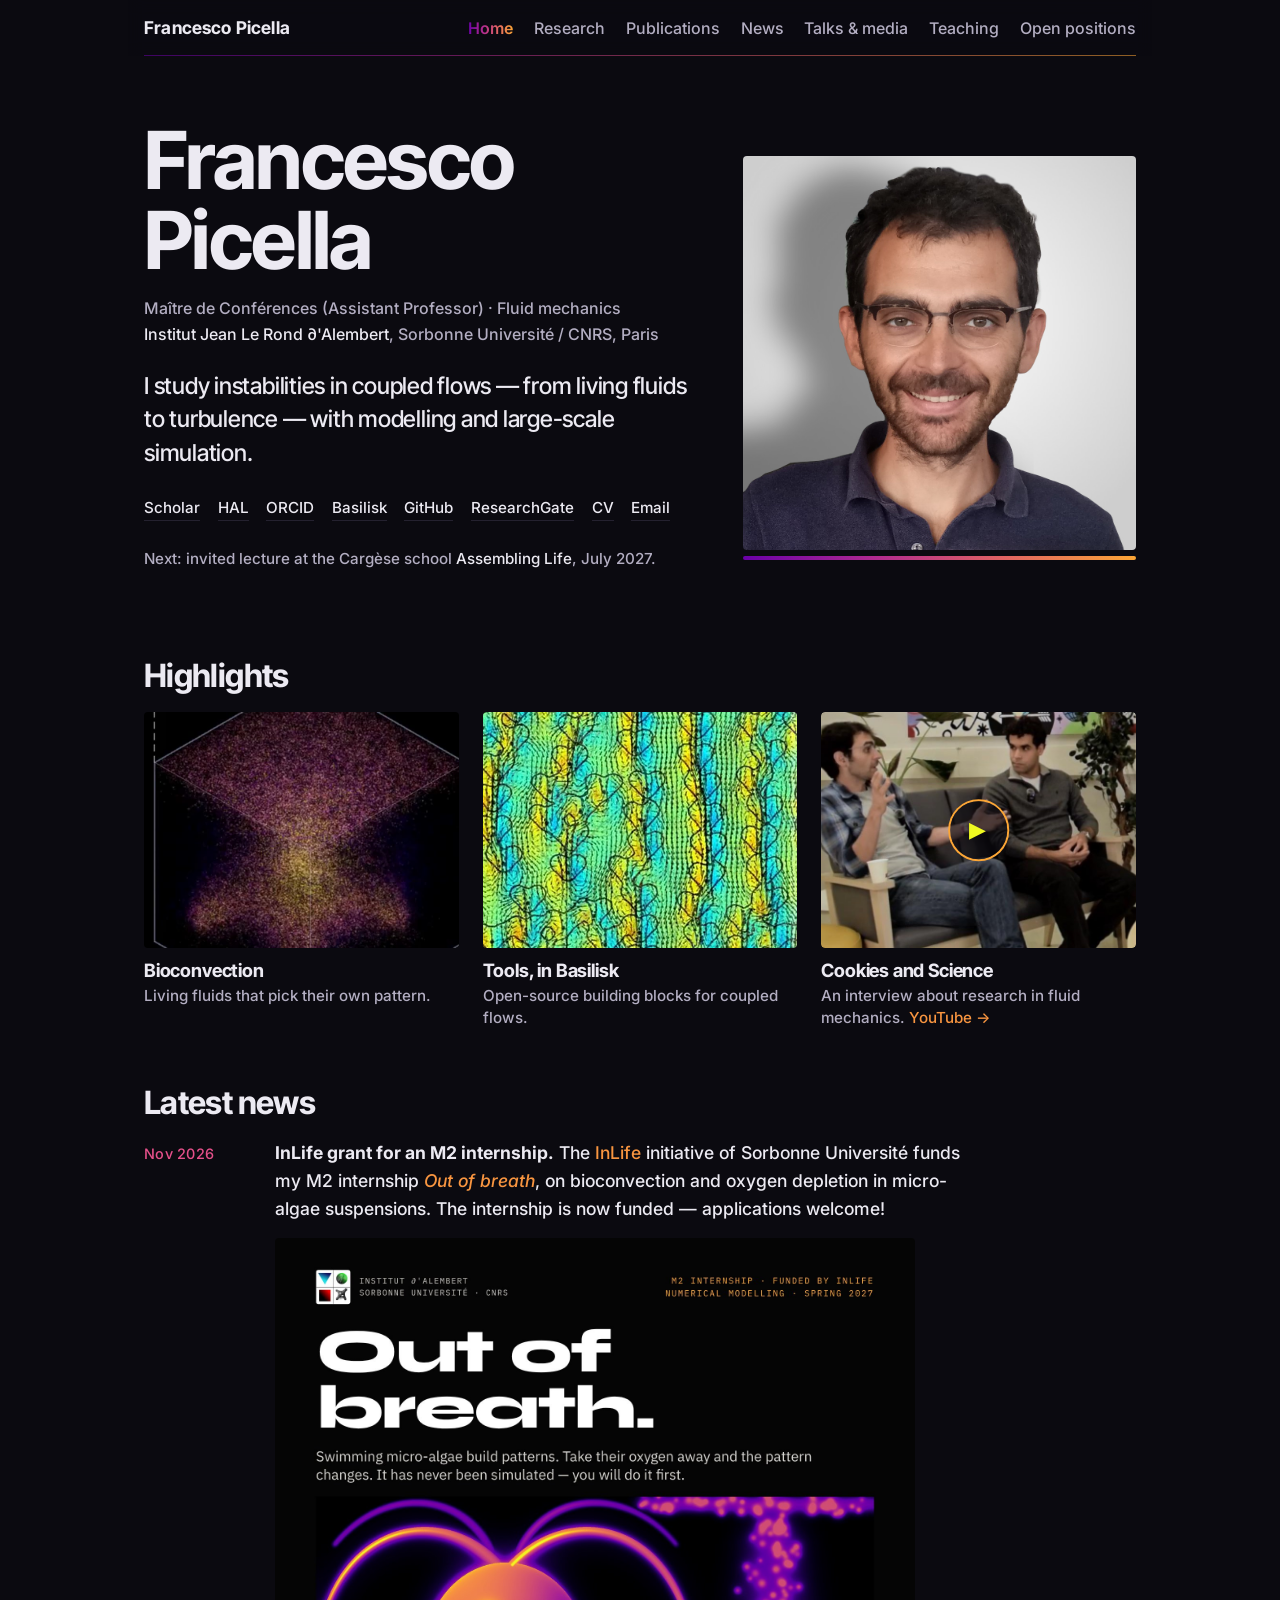
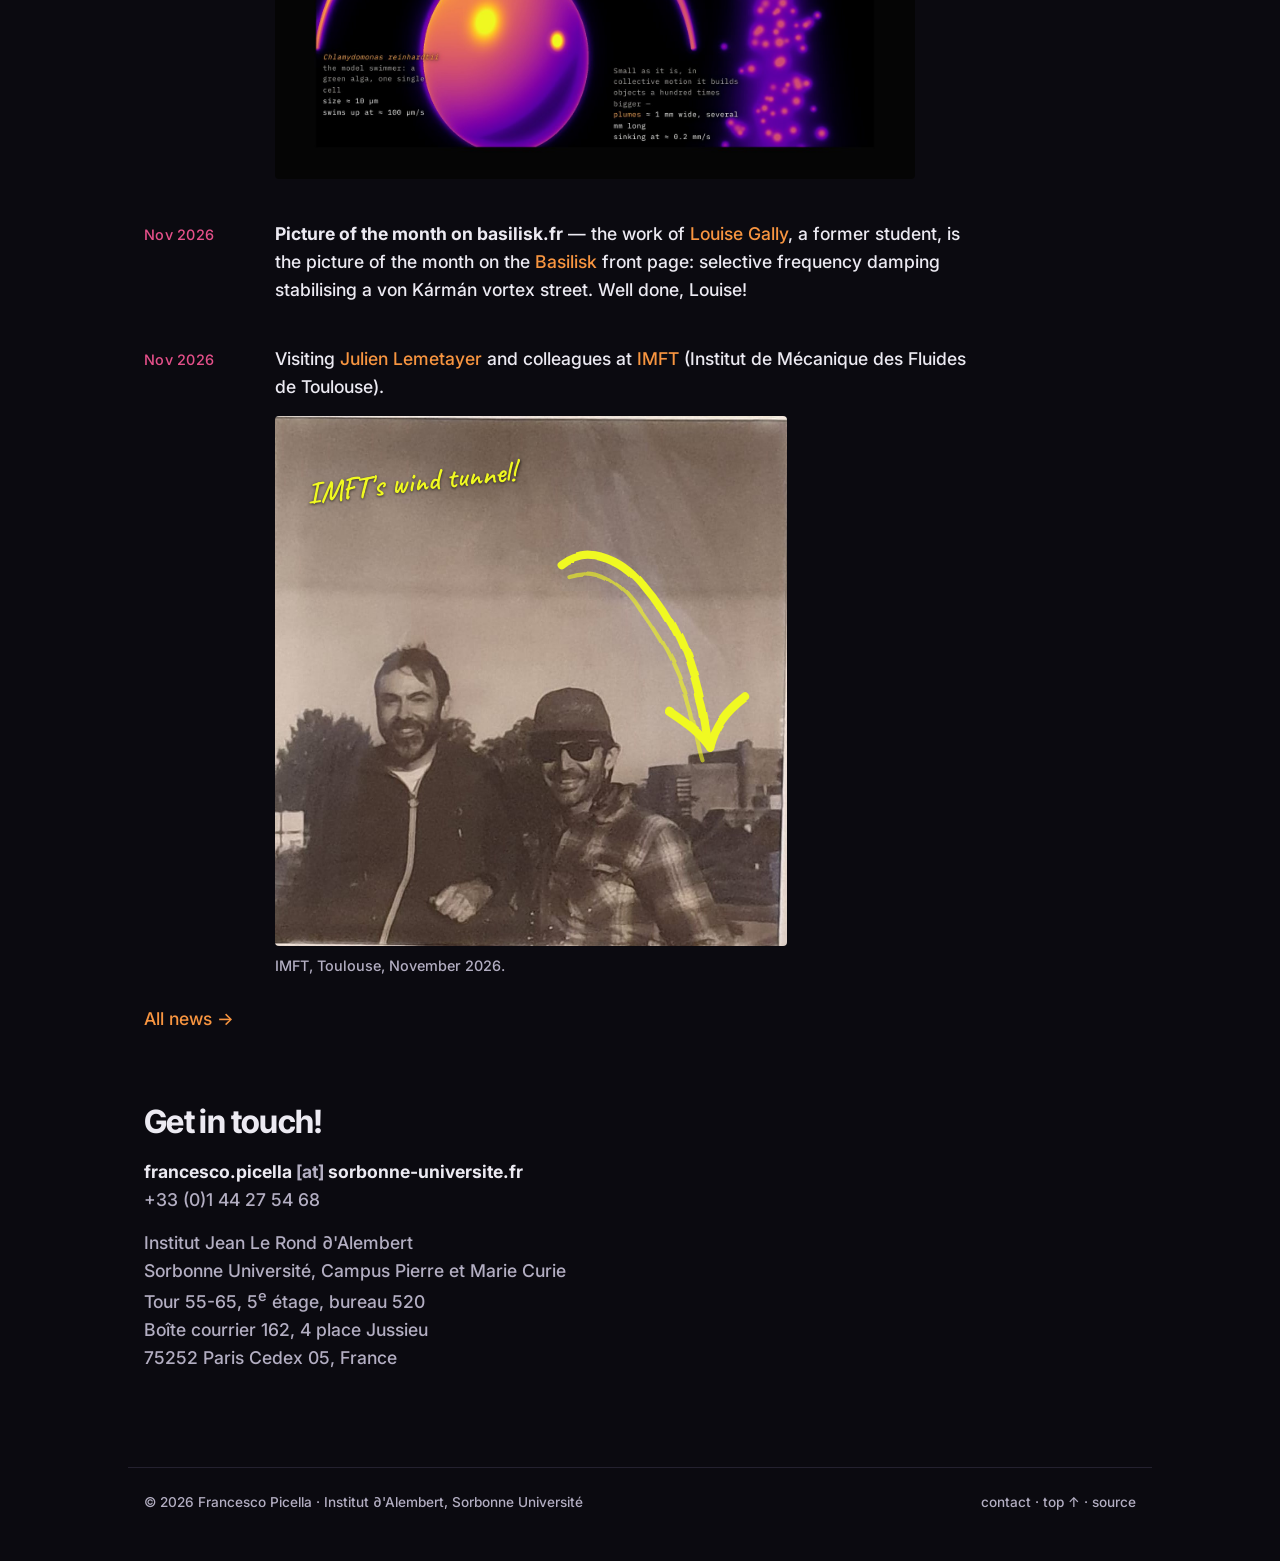
<file: index.html>
<!DOCTYPE html>

<html lang="en">
<head>
<meta charset="utf-8"/>
<meta content="width=device-width, initial-scale=1, viewport-fit=cover" name="viewport"/>
<title>Francesco Picella</title>
<meta content="Francesco Picella — Maître de Conférences (Assistant Professor) in fluid mechanics at Institut Jean Le Rond ∂'Alembert, Sorbonne Université, Paris. Instabilities and transitions in hydrodynamically coupled systems, from active and living fluids to transition to turbulence over complex surfaces, combining physical modelling and large-scale numerical simulation." name="description"/>
<meta content="Francesco Picella" name="author"/>
<meta content="dark" name="color-scheme"/>
<meta content="#0f1115" name="theme-color"/>
<link href="https://francescopicella.com/" rel="canonical"/>
<meta content="profile" property="og:type"/>
<meta content="Francesco Picella" property="og:title"/>
<meta content="Fluid mechanics · Institut ∂'Alembert, Sorbonne Université. Hydrodynamic stability, active fluids, bioconvection, superhydrophobic surfaces." property="og:description"/>
<meta content="https://francescopicella.com/" property="og:url"/>
<meta content="https://francescopicella.com/assets/img/portrait.jpg" property="og:image"/>
<link href="assets/favicon.svg" rel="icon" type="image/svg+xml"/>
<link href="https://fonts.googleapis.com" rel="preconnect"/>
<link href="https://fonts.googleapis.com/css2?family=Inter:ital,wght@0,500;0,600;0,700;1,500&amp;family=Inter+Tight:wght@500;600;700&amp;family=Caveat:wght@600&amp;display=swap" rel="stylesheet"/>
<link href="assets/style.css" rel="stylesheet"/>
<script type="application/ld+json">
{
  "@context": "https://schema.org",
  "@type": "Person",
  "name": "Francesco Picella",
  "givenName": "Francesco",
  "familyName": "Picella",
  "jobTitle": "Maître de Conférences (Assistant Professor) in Fluid Mechanics",
  "url": "https://francescopicella.com/",
  "image": "https://francescopicella.com/assets/img/portrait.jpg",
  "email": "mailto:francesco.picella@sorbonne-universite.fr",
  "worksFor": { "@type": "Organization", "name": "Institut Jean Le Rond ∂'Alembert, Sorbonne Université / CNRS", "url": "https://www.dalembert.upmc.fr/" },
  "affiliation": { "@type": "CollegeOrUniversity", "name": "Sorbonne Université" },
  "address": { "@type": "PostalAddress", "streetAddress": "4 place Jussieu, Tour 55-65, bureau 520", "postalCode": "75005", "addressLocality": "Paris", "addressCountry": "FR" },
  "knowsAbout": ["fluid mechanics", "hydrodynamic stability", "transition to turbulence", "active fluids", "biophysics", "microswimmers", "bioconvection", "superhydrophobic surfaces", "drag reduction", "numerical simulation", "Basilisk"],
  "identifier": { "@type": "PropertyValue", "propertyID": "ORCID", "value": "0000-0003-0630-1528" },
  "sameAs": [
    "https://orcid.org/0000-0003-0630-1528",
    "https://scholar.google.com/citations?user=0s_pUN8AAAAJ",
    "https://www.researchgate.net/profile/Picella-Francesco",
    "https://dblp.org/pid/242/9693.html",
    "https://github.com/fpicella",
    "https://basilisk.fr/sandbox/fpicella/README",
    "https://www.youtube.com/watch?v=k3ipk559rK4",
    "https://sites.google.com/view/francescopicella"
  ]
}
</script>
</head>
<body>
<header class="bar wrap" id="top"><a class="brand" href="index.html">Francesco Picella</a><nav aria-label="Pages"><a aria-current="page" href="index.html">Home</a><a href="research.html">Research</a><a href="publications.html">Publications</a><a href="news.html">News</a><a href="talks.html">Talks &amp; media</a><a href="teaching.html">Teaching</a><a href="positions.html">Open positions</a></nav></header>

<main class="wrap"><section class="hero">
<div>
<h1>Francesco Picella</h1>
<p class="role">Maître de Conférences (Assistant Professor) · Fluid mechanics<br/><a href="https://www.dalembert.upmc.fr/">Institut Jean Le Rond ∂'Alembert</a>, Sorbonne Université / CNRS, Paris</p>
<p class="intro">I study instabilities in coupled flows — from living fluids to turbulence — with modelling and large-scale simulation.</p>
<p class="links"><a href="https://scholar.google.com/citations?user=0s_pUN8AAAAJ">Scholar</a><a href="https://hal.science/search/index/?q=%22Francesco+Picella%22&amp;sort=producedDate_tdate+desc">HAL</a><a href="https://orcid.org/0000-0003-0630-1528">ORCID</a><a href="https://basilisk.fr/sandbox/fpicella/README">Basilisk</a><a href="https://github.com/fpicella">GitHub</a><a href="https://www.researchgate.net/profile/Picella-Francesco">ResearchGate</a><a href="assets/cv-picella.pdf">CV</a><a href="#contact">Email</a></p>
<p class="ribbon">Next: invited lecture at the Cargèse school <a href="https://assemblinglife.sciencesconf.org/">Assembling Life</a>, July 2027.</p>
</div>
<figure class="hero-photo"><img alt="Francesco Picella" height="1000" src="assets/img/portrait.jpg" width="1000"/></figure>
</section>
<!-- ============ HIGHLIGHTS ============  three cards: a project, the Basilisk tools, a video. Swap freely. -->
<section id="highlights">
<h2>Highlights</h2>
<div class="tiles">
<figure class="tile">
<img alt="Bioconvection plumes of micro-algae: Petri dish seen from above and one plume seen from the side" loading="lazy" src="assets/img/bioconvection-teaser.jpg"/>
<figcaption><b>Bioconvection</b>Living fluids that pick their own pattern.<a class="cover more" href="research.html#bioconvection"><span class="muted" style="font-size:0"> read more</span></a></figcaption>
</figure>
<figure class="tile">
<img alt="Fingering instability of a suspension of microswimmers, simulated with Basilisk" loading="lazy" src="assets/img/basilisk-fingering-poster.jpg"/>
<figcaption><b>Tools, in Basilisk</b>Open-source building blocks for coupled flows.<a class="cover more" href="research.html#basilisk"><span class="muted" style="font-size:0"> read more</span></a></figcaption>
</figure>
<figure class="tile">
<div class="yt" data-id="iLppgyHi-Mo" data-title="Interview for Cookies and Science">
<img alt="Francesco Picella, interviewed for Cookies and Science, explaining with his hands" loading="lazy" src="assets/media/cookies-science.jpg"/>
<button aria-label="Play the video" class="play" type="button">▶</button>
</div>
<figcaption><b>Cookies and Science</b>An interview about research in fluid mechanics. <a href="https://youtu.be/iLppgyHi-Mo">YouTube →</a></figcaption>
</figure>
</div>
</section>
<!-- ============ LATEST NEWS ============  the three most recent items of news.html -->
<section id="news">
<h2>Latest news</h2>
<ul class="news">
<li class="news-item">
<time datetime="2026-11">Nov 2026</time>
<div><p><b>InLife grant for an M2 internship.</b> The <a href="https://inlife.sorbonne-universite.fr/formation-0/gratifications-de-stage-de-m2-2026-2027">InLife</a> initiative of Sorbonne Université funds my M2 internship <a href="positions.html#offers"><i>Out of breath</i></a>, on bioconvection and oxygen depletion in micro-algae suspensions. The internship is now funded — applications welcome!</p><figure class="media"><a href="positions.html#offers"><img src="assets/media/out-of-breath-poster.jpg" alt="Out of breath — the internship poster: a Chlamydomonas cell and the plume a crowd of them builds" loading="lazy"></a></figure></div>
</li>
<li class="news-item">
<time datetime="2026-11">Nov 2026</time>
<div><p><b>Picture of the month on basilisk.fr</b> — the work of <a href="https://basilisk.fr/sandbox/gally/README">Louise Gally</a>, a former student, is the picture of the month on the <a href="https://basilisk.fr/">Basilisk</a> front page: selective frequency damping stabilising a von Kármán vortex street. Well done, Louise!</p></div>
</li>
<li class="news-item">
<time datetime="2026-11">Nov 2026</time>
<div>
<p>Visiting <a href="https://scholar.google.com/citations?user=J_v4ayUAAAAJ">Julien Lemetayer</a> and colleagues at <a href="https://www.imft.fr/">IMFT</a> (Institut de Mécanique des Fluides de Toulouse).</p>
<figure class="media annot">
<div class="annot-box">
<img alt="Polaroid of Francesco Picella and Julien Lemetayer in front of the IMFT wind tunnel" loading="lazy" src="assets/media/lemetayer-2026.jpg"/>
<span class="hand">IMFT's wind tunnel!</span>
<svg aria-hidden="true" class="hand-arrow" viewbox="0 0 100 100">
<defs><filter height="140%" id="ink" width="140%" x="-20%" y="-20%"><feturbulence basefrequency="0.05" numoctaves="2" result="n" seed="11" type="fractalNoise"></feturbulence><fedisplacementmap in="SourceGraphic" in2="n" scale="1.8" xchannelselector="R" ychannelselector="G"></fedisplacementmap></filter></defs>
<g filter="url(#ink)">
<path d="M56 27 c 5 -4 12 -1 16 4 c 6 7 9 14 11 23 c 1 3 1 6 2 9" stroke-width="1.6"></path>
<path d="M57.5 29.5 c 6 -2 11 2 14 7 c 5 7 8 13 10 21 c 1 3 1 5 2 8" opacity=".6" stroke-width="0.8"></path>
<path d="M77 56 c 3 2 6 4 8 7 c 1 -4 3 -7 7 -10" stroke-width="1.6"></path>
</g>
</svg>
</div>
<figcaption>IMFT, Toulouse, November 2026.</figcaption>
</figure>
</div>
</li>

</ul>
<p class="section-more"><a href="news.html">All news →</a></p>
</section>
<!-- ============ CONTACT ============ -->
<section id="contact">
<h2>Get in touch!</h2>
<div class="contact">
<address>
<p><b>francesco.picella<span class="at"> [at] </span>sorbonne-universite.fr</b><br/>+33 (0)1 44 27 54 68</p>
<p>Institut Jean Le Rond ∂'Alembert<br/>Sorbonne Université, Campus Pierre et Marie Curie<br/>Tour 55-65, 5<sup>e</sup> étage, bureau 520<br/>Boîte courrier 162, 4 place Jussieu<br/>75252 Paris Cedex 05, France</p>
</address>

</div>
</section>
</main>
<footer class="wrap"><p>© 2026 Francesco Picella · Institut ∂'Alembert, Sorbonne Université</p><p><a href="index.html#contact">contact</a> · <a href="#top">top ↑</a> · <a href="https://github.com/fpicella/fpicella.github.io">source</a></p></footer>
<script>
// YouTube cards: show a still image, load the player only when clicked.
document.querySelectorAll('.yt[data-id]').forEach(function (box) {
  box.addEventListener('click', function () {
    var f = document.createElement('iframe');
    f.src = 'https://www.youtube-nocookie.com/embed/' + box.dataset.id + '?autoplay=1';
    f.title = box.dataset.title || 'Video';
    f.allow = 'autoplay; encrypted-media; picture-in-picture';
    f.allowFullscreen = true;
    box.replaceChildren(f);
  }, { once: true });
});
</script>
</body>
</html>
</file>
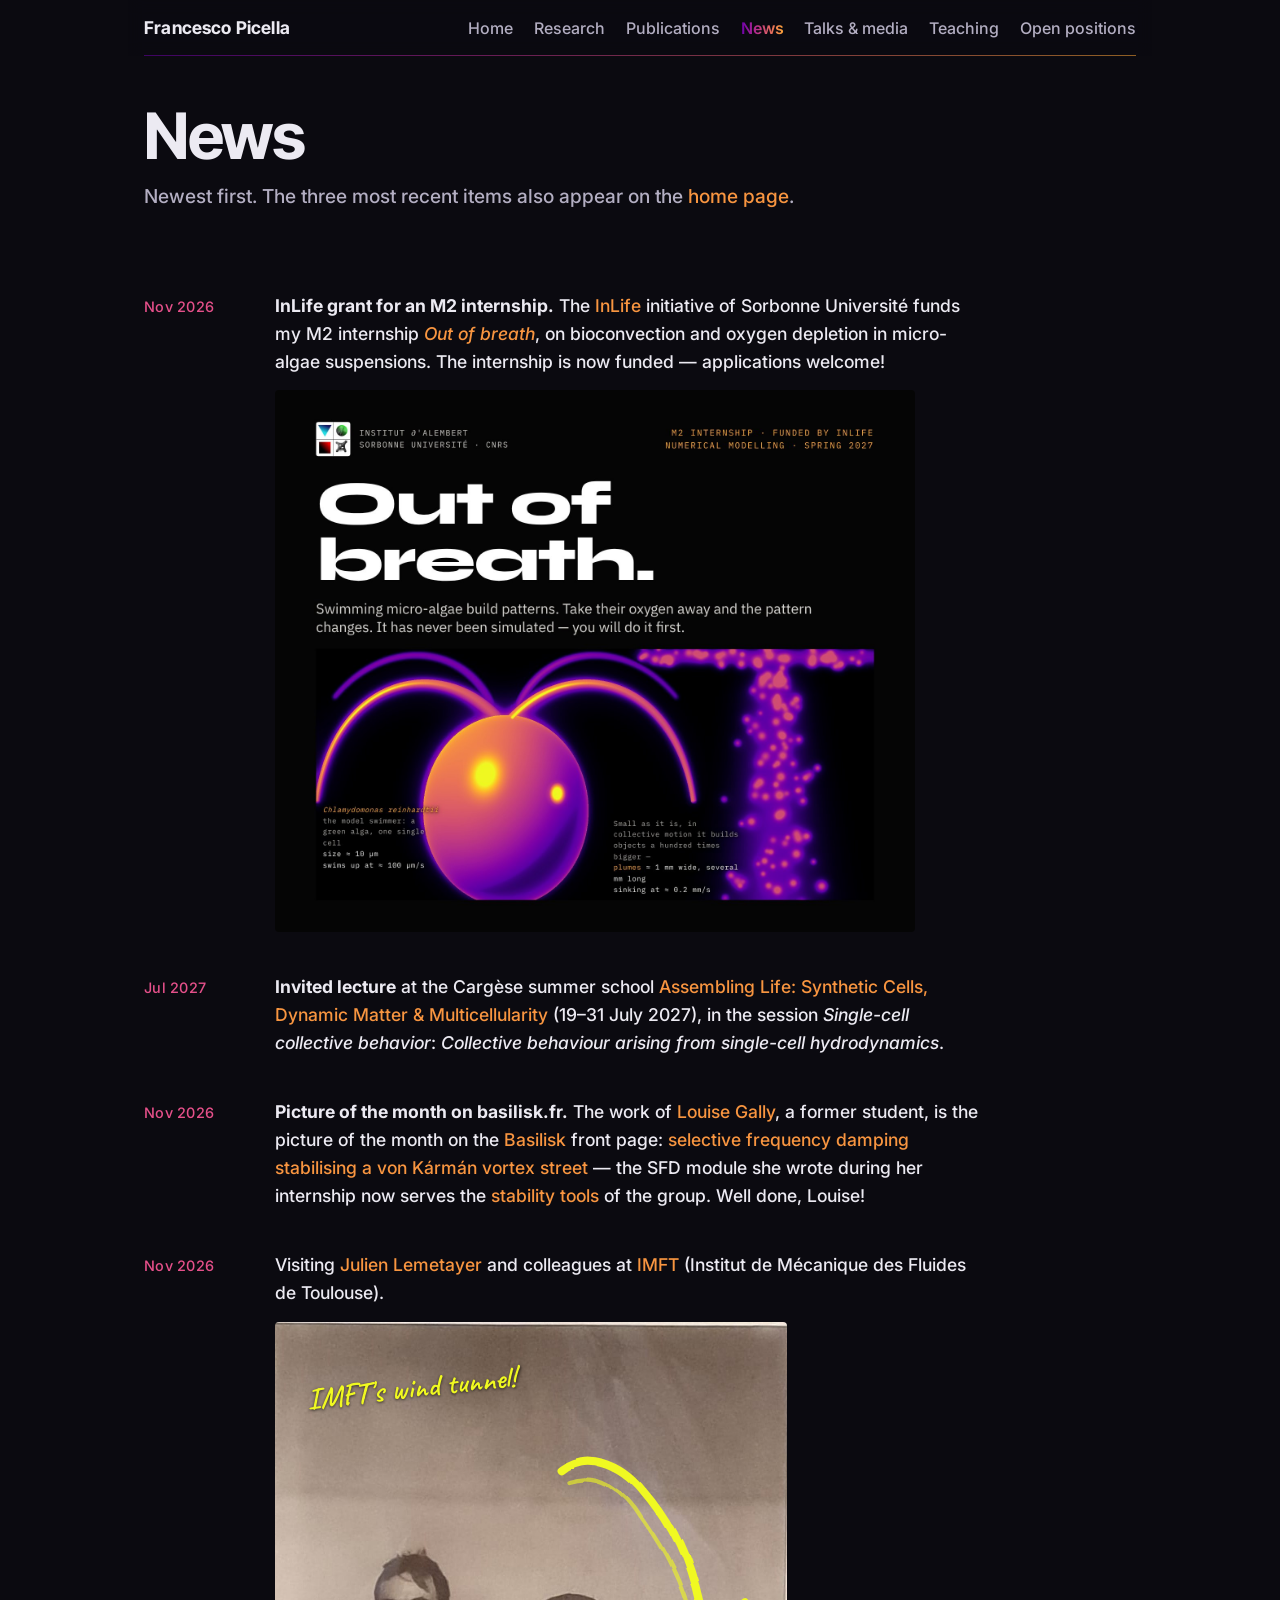
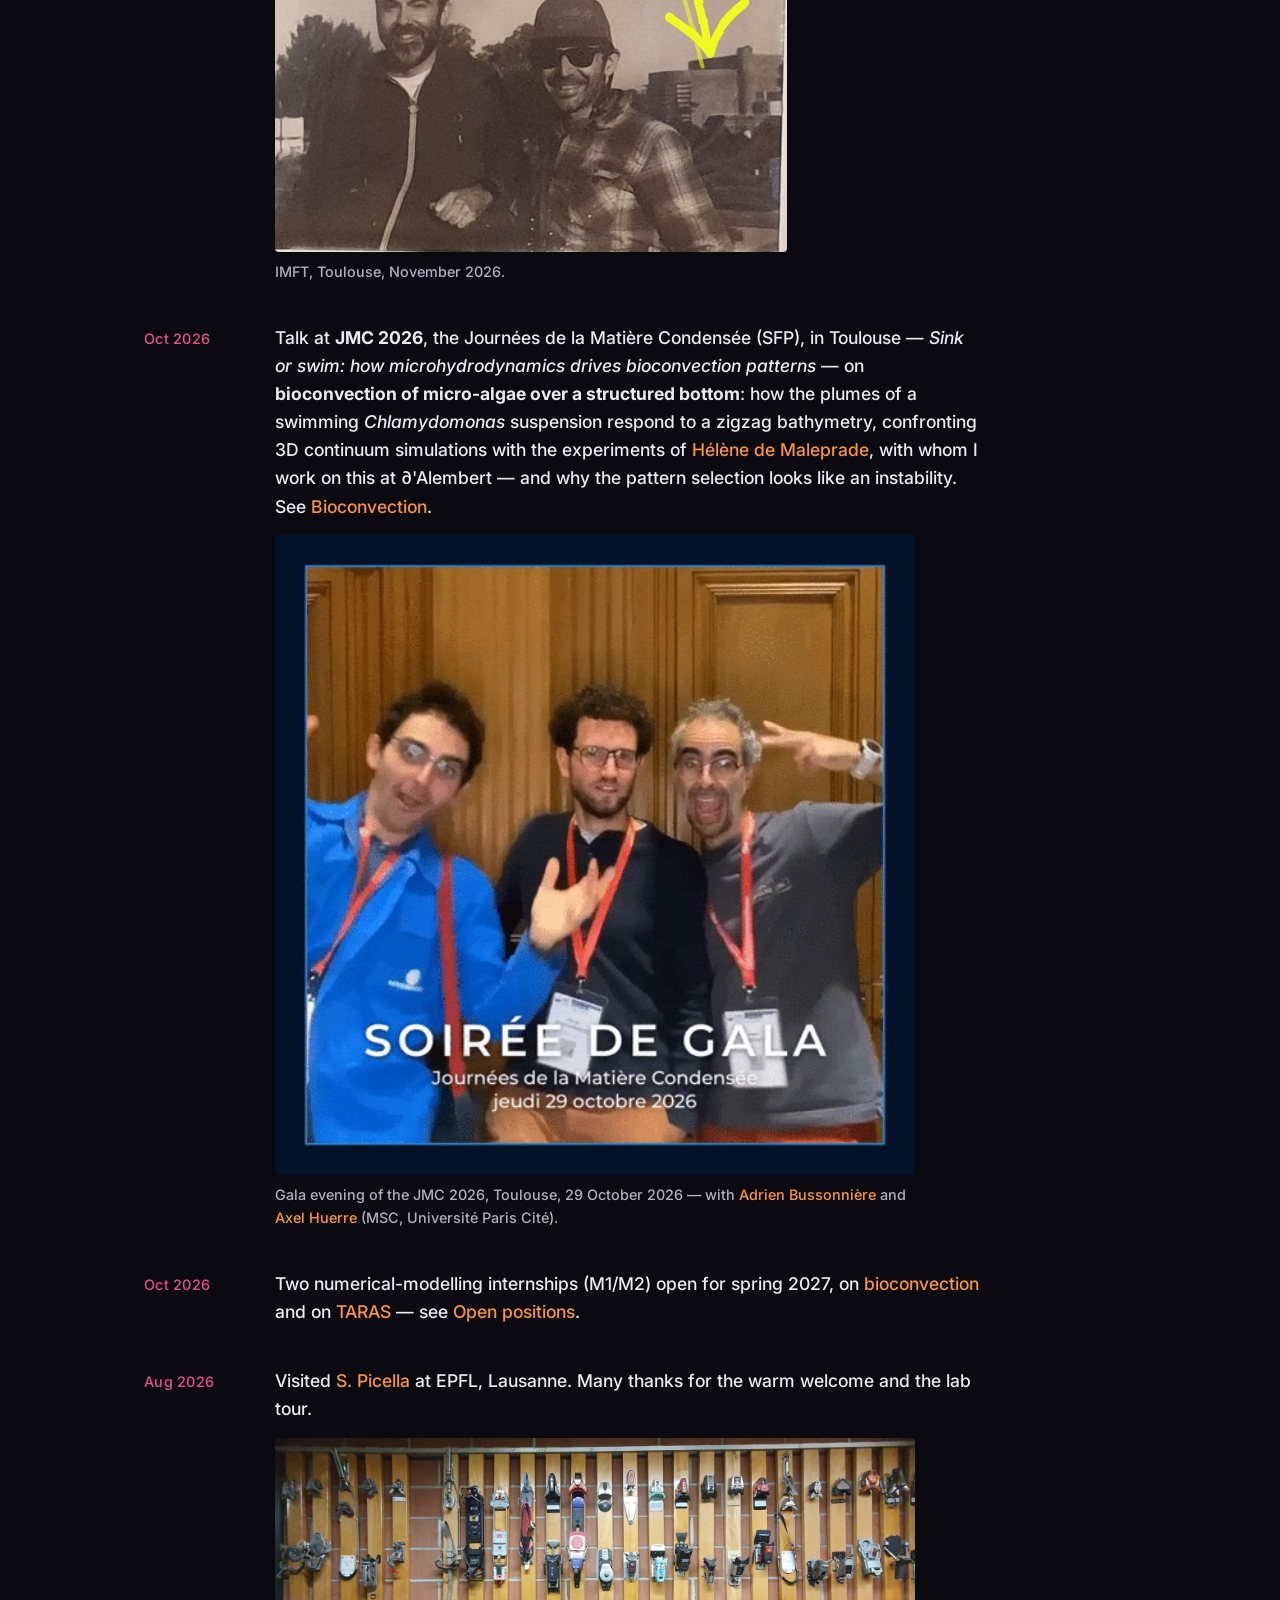
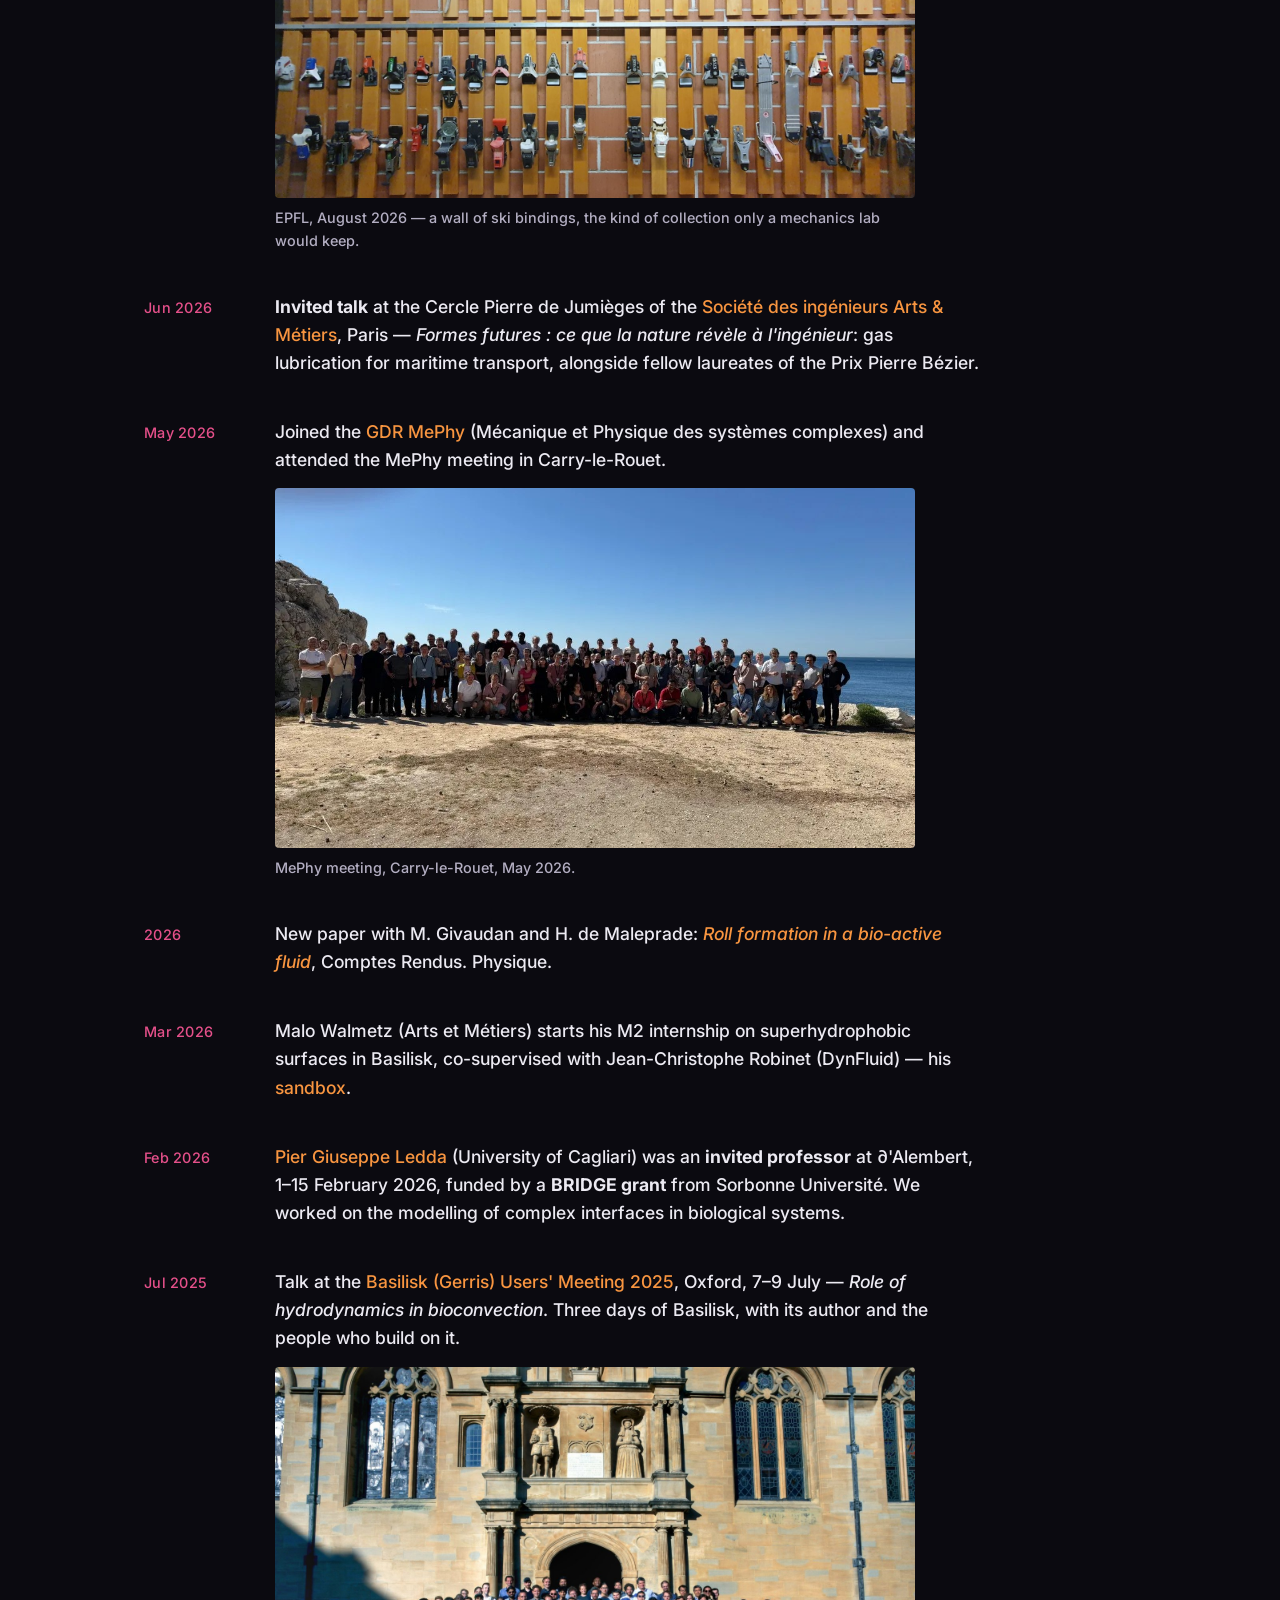
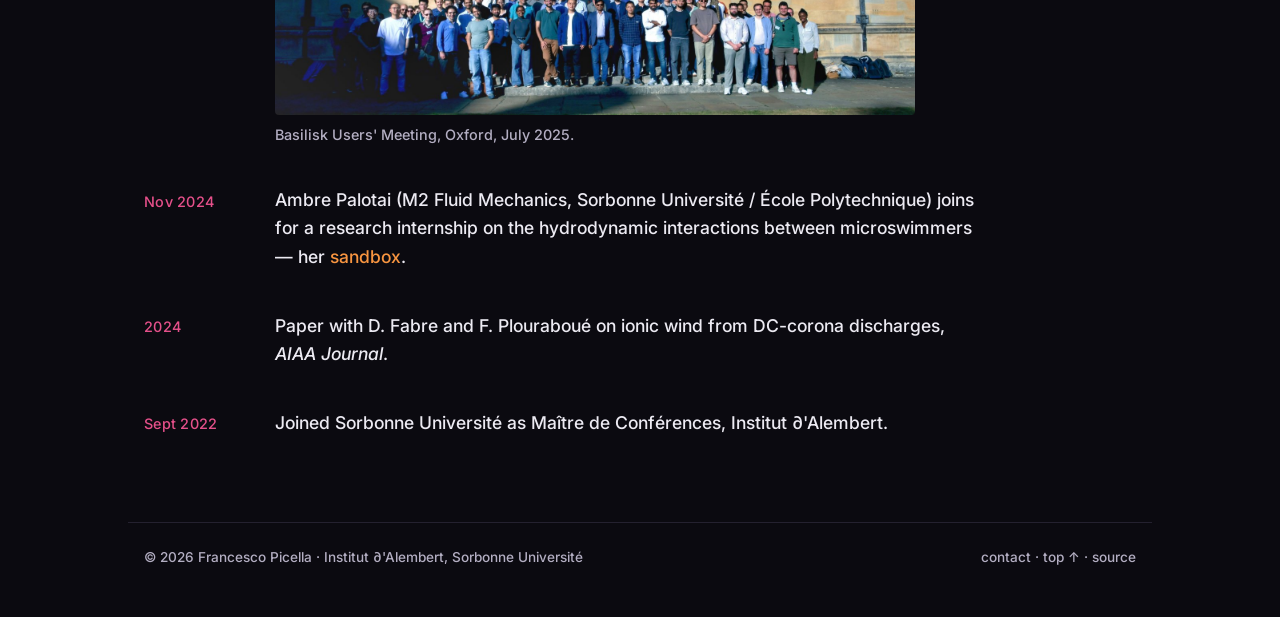
<file: news.html>
<!DOCTYPE html>

<html lang="en">
<head>
<meta charset="utf-8"/>
<meta content="width=device-width, initial-scale=1, viewport-fit=cover" name="viewport"/>
<title>News — Francesco Picella</title>
<meta content="News from Francesco Picella: talks, visits, papers, students, and a few pictures." name="description"/>
<meta content="Francesco Picella" name="author"/>
<meta content="dark" name="color-scheme"/>
<meta content="#0f1115" name="theme-color"/>
<link href="https://francescopicella.com/news.html" rel="canonical"/>
<meta content="News — Francesco Picella" property="og:title"/>
<meta content="https://francescopicella.com/news.html" property="og:url"/>
<meta content="https://francescopicella.com/assets/img/portrait.jpg" property="og:image"/>
<link href="assets/favicon.svg" rel="icon" type="image/svg+xml"/>
<link href="https://fonts.googleapis.com" rel="preconnect"/>
<link href="https://fonts.googleapis.com/css2?family=Inter:ital,wght@0,500;0,600;0,700;1,500&amp;family=Inter+Tight:wght@500;600;700&amp;family=Caveat:wght@600&amp;display=swap" rel="stylesheet"/>
<link href="assets/style.css" rel="stylesheet"/>
</head>
<body>
<header class="bar wrap" id="top"><a class="brand" href="index.html">Francesco Picella</a><nav aria-label="Pages"><a href="index.html">Home</a><a href="research.html">Research</a><a href="publications.html">Publications</a><a aria-current="page" href="news.html">News</a><a href="talks.html">Talks &amp; media</a><a href="teaching.html">Teaching</a><a href="positions.html">Open positions</a></nav></header>

<main class="wrap">
<h1 class="page-title">News</h1>
<p class="lede">Newest first. The three most recent items also appear on the <a href="index.html#news">home page</a>.</p>
<!-- One <li class="news-item"> per entry, newest first. Optional <figure class="media"> with
       an image  : <img src="assets/media/xxx.jpg">
       a video   : <video controls preload="metadata"><source src="assets/media/xxx.mp4" type="video/mp4"></video>
       YouTube   : <div class="yt"><iframe src="https://www.youtube-nocookie.com/embed/VIDEO_ID" title="..." allowfullscreen loading="lazy"></iframe></div> -->
<section id="news">
<ul class="news">
<li class="news-item" id="inlife-2026">
<time datetime="2026-11">Nov 2026</time>
<div><p><b>InLife grant for an M2 internship.</b> The <a href="https://inlife.sorbonne-universite.fr/formation-0/gratifications-de-stage-de-m2-2026-2027">InLife</a> initiative of Sorbonne Université funds my M2 internship <a href="positions.html#offers"><i>Out of breath</i></a>, on bioconvection and oxygen depletion in micro-algae suspensions. The internship is now funded — applications welcome!</p><figure class="media"><a href="positions.html#offers"><img src="assets/media/out-of-breath-poster.jpg" alt="Out of breath — the internship poster: a Chlamydomonas cell and the plume a crowd of them builds" loading="lazy"></a></figure></div>
</li>
<li class="news-item">
<time datetime="2027-07">Jul 2027</time>
<div><p><b>Invited lecture</b> at the Cargèse summer school <a href="https://assemblinglife.sciencesconf.org/">Assembling Life: Synthetic Cells, Dynamic Matter &amp; Multicellularity</a> (19–31 July 2027), in the session <i>Single-cell collective behavior</i>: <i>Collective behaviour arising from single-cell hydrodynamics</i>.</p></div>
</li>
<li class="news-item" id="gally-2026">
<time datetime="2026-11">Nov 2026</time>
<div><p><b>Picture of the month on basilisk.fr.</b> The work of <a href="https://basilisk.fr/sandbox/gally/README">Louise Gally</a>, a former student, is the picture of the month on the <a href="https://basilisk.fr/">Basilisk</a> front page: <a href="https://basilisk.fr/sandbox/gally/KarmanSFD.c">selective frequency damping stabilising a von Kármán vortex street</a> — the SFD module she wrote during her internship now serves the <a href="research.html#basilisk">stability tools</a> of the group. Well done, Louise!</p></div>
</li>
<li class="news-item" id="imft-2026">
<time datetime="2026-11">Nov 2026</time>
<div>
<p>Visiting <a href="https://scholar.google.com/citations?user=J_v4ayUAAAAJ">Julien Lemetayer</a> and colleagues at <a href="https://www.imft.fr/">IMFT</a> (Institut de Mécanique des Fluides de Toulouse).</p>
<figure class="media annot">
<div class="annot-box">
<img alt="Polaroid of Francesco Picella and Julien Lemetayer in front of the IMFT wind tunnel" loading="lazy" src="assets/media/lemetayer-2026.jpg"/>
<span class="hand">IMFT's wind tunnel!</span>
<svg aria-hidden="true" class="hand-arrow" viewbox="0 0 100 100">
<defs><filter height="140%" id="ink" width="140%" x="-20%" y="-20%"><feturbulence basefrequency="0.05" numoctaves="2" result="n" seed="11" type="fractalNoise"></feturbulence><fedisplacementmap in="SourceGraphic" in2="n" scale="1.8" xchannelselector="R" ychannelselector="G"></fedisplacementmap></filter></defs>
<g filter="url(#ink)">
<path d="M56 27 c 5 -4 12 -1 16 4 c 6 7 9 14 11 23 c 1 3 1 6 2 9" stroke-width="1.6"></path>
<path d="M57.5 29.5 c 6 -2 11 2 14 7 c 5 7 8 13 10 21 c 1 3 1 5 2 8" opacity=".6" stroke-width="0.8"></path>
<path d="M77 56 c 3 2 6 4 8 7 c 1 -4 3 -7 7 -10" stroke-width="1.6"></path>
</g>
</svg>
</div>
<figcaption>IMFT, Toulouse, November 2026.</figcaption>
</figure>
</div>
</li>
<li class="news-item" id="jmc-2026">
<time datetime="2026-10">Oct 2026</time>
<div>
<p>Talk at <b>JMC 2026</b>, the Journées de la Matière Condensée (SFP), in Toulouse — <i>Sink or swim: how microhydrodynamics drives bioconvection patterns</i> — on <b>bioconvection of micro-algae over a structured bottom</b>: how the plumes of a swimming <i>Chlamydomonas</i> suspension respond to a zigzag bathymetry, confronting 3D continuum simulations with the experiments of <a href="https://hdemaleprade.wixsite.com/mysite">Hélène de Maleprade</a>, with whom I work on this at ∂'Alembert — and why the pattern selection looks like an instability. See <a href="research.html#bioconvection">Bioconvection</a>.</p>
<figure class="media">
<img alt="Gala evening of the JMC 2026 in Toulouse" loading="lazy" src="assets/media/jmc2026.png"/>
<figcaption>Gala evening of the JMC 2026, Toulouse, 29 October 2026 — with <a href="https://scholar.google.com/citations?user=g7pw6gIAAAAJ">Adrien Bussonnière</a> and <a href="https://scholar.google.com/citations?user=v2ZPgW8AAAAJ">Axel Huerre</a> (MSC, Université Paris Cité).</figcaption>
</figure>
</div>
</li>
<li class="news-item">
<time datetime="2026-10">Oct 2026</time>
<div><p>Two numerical-modelling internships (M1/M2) open for spring 2027, on <a href="research.html#bioconvection">bioconvection</a> and on <a href="research.html#ushs">TARAS</a> — see <a href="positions.html">Open positions</a>.</p></div>
</li>
<li class="news-item">
<time datetime="2026-08">Aug 2026</time>
<div>
<p>Visited <a href="https://www.sergiopicella.com/">S. Picella</a> at EPFL, Lausanne. Many thanks for the warm welcome and the lab tour.</p>
<figure class="media">
<img alt="A wall of ski bindings, at EPFL" loading="lazy" src="assets/media/epfl-2026.jpg"/>
<figcaption>EPFL, August 2026 — a wall of ski bindings, the kind of collection only a mechanics lab would keep.</figcaption>
</figure>
</div>
</li>
<li class="news-item">
<time datetime="2026-06">Jun 2026</time>
<div><p><b>Invited talk</b> at the Cercle Pierre de Jumièges of the <a href="https://www.arts-et-metiers.asso.fr/events/212939">Société des ingénieurs Arts &amp; Métiers</a>, Paris — <i>Formes futures : ce que la nature révèle à l'ingénieur</i>: gas lubrication for maritime transport, alongside fellow laureates of the Prix Pierre Bézier.</p></div>
</li>
<li class="news-item">
<time datetime="2026-05">May 2026</time>
<div>
<p>Joined the <a href="https://blog.espci.fr/mephy/">GDR MePhy</a> (Mécanique et Physique des systèmes complexes) and attended the MePhy meeting in Carry-le-Rouet.</p>
<figure class="media">
<img alt="Group photo of the MePhy meeting on the seashore at Carry-le-Rouet" loading="lazy" src="assets/media/mephy-2026.jpg"/>
<figcaption>MePhy meeting, Carry-le-Rouet, May 2026.</figcaption>
</figure>
</div>
</li>
<li class="news-item">
<time datetime="2026">2026</time>
<div><p>New paper with M. Givaudan and H. de Maleprade: <a href="https://doi.org/10.5802/crphys.268"><i>Roll formation in a bio-active fluid</i></a>, Comptes Rendus. Physique.</p></div>
</li>
<li class="news-item">
<time datetime="2026-03">Mar 2026</time>
<div><p>Malo Walmetz (Arts et Métiers) starts his M2 internship on superhydrophobic surfaces in Basilisk, co-supervised with Jean-Christophe Robinet (DynFluid) — his <a href="https://basilisk.fr/sandbox/walmetz/README">sandbox</a>.</p></div>
</li>
<li class="news-item">
<time datetime="2026-02">Feb 2026</time>
<div><p><a href="https://pgledda.github.io/">Pier Giuseppe Ledda</a> (University of Cagliari) was an <b>invited professor</b> at ∂'Alembert, 1–15 February 2026, funded by a <b>BRIDGE grant</b> from Sorbonne Université. We worked on the modelling of complex interfaces in biological systems.</p></div>
</li>
<li class="news-item" id="bgum-2025">
<time datetime="2025-07">Jul 2025</time>
<div>
<p>Talk at the <a href="https://basilisk.fr/BGUM2025">Basilisk (Gerris) Users' Meeting 2025</a>, Oxford, 7–9 July — <i>Role of hydrodynamics in bioconvection</i>. Three days of Basilisk, with its author and the people who build on it.</p>
<figure class="media">
<img alt="Group photo of the Basilisk Users' Meeting 2025 in front of an Oxford college" loading="lazy" src="assets/media/bgum-2025.jpg"/>
<figcaption>Basilisk Users' Meeting, Oxford, July 2025.</figcaption>
</figure>
</div>
</li>
<li class="news-item">
<time datetime="2024-11">Nov 2024</time>
<div><p>Ambre Palotai (M2 Fluid Mechanics, Sorbonne Université / École Polytechnique) joins for a research internship on the hydrodynamic interactions between microswimmers — her <a href="https://basilisk.fr/sandbox/apalotai/README">sandbox</a>.</p></div>
</li>
<li class="news-item">
<time datetime="2024">2024</time>
<div><p>Paper with D. Fabre and F. Plouraboué on ionic wind from DC-corona discharges, <i>AIAA Journal</i>.</p></div>
</li>
<li class="news-item">
<time datetime="2022-09">Sept 2022</time>
<div><p>Joined Sorbonne Université as Maître de Conférences, Institut ∂'Alembert.</p></div>
</li>
</ul>
</section>
</main>
<footer class="wrap"><p>© 2026 Francesco Picella · Institut ∂'Alembert, Sorbonne Université</p><p><a href="index.html#contact">contact</a> · <a href="#top">top ↑</a> · <a href="https://github.com/fpicella/fpicella.github.io">source</a></p></footer>
</body>
</html>
</file>
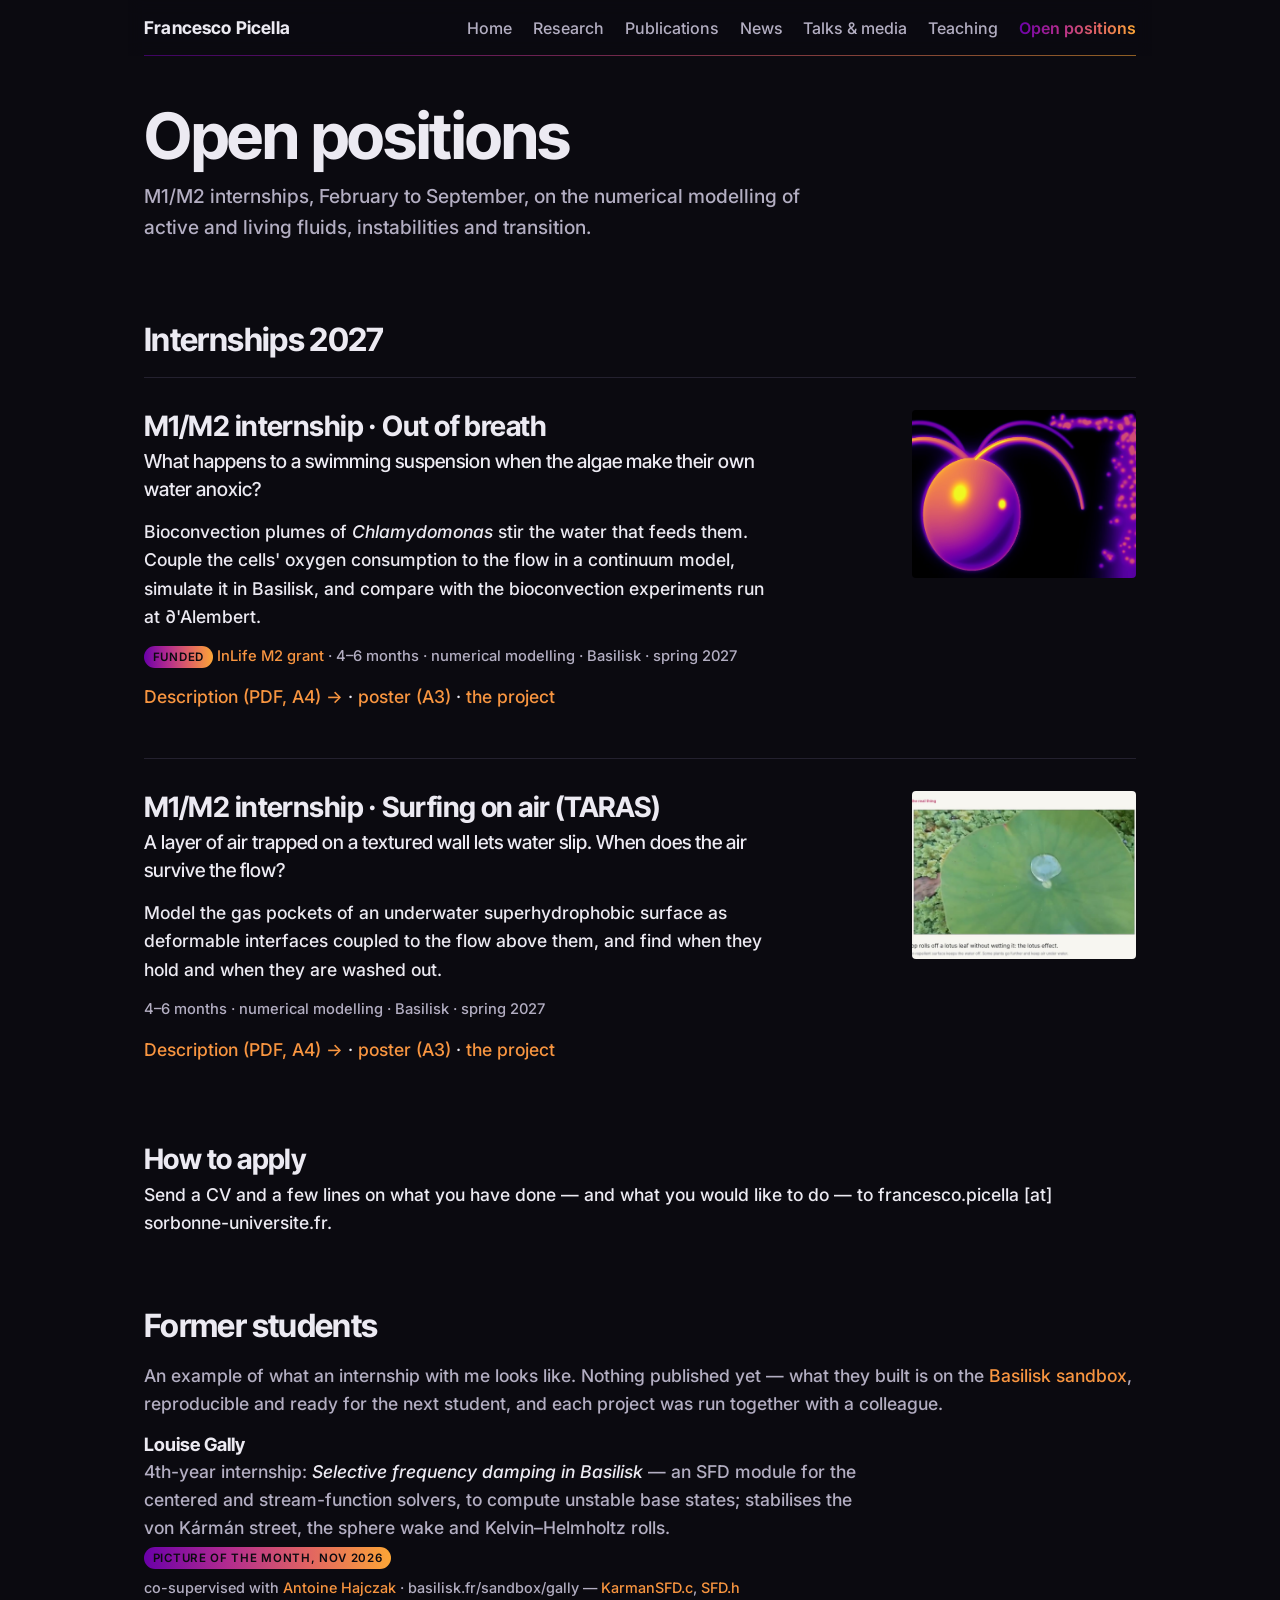
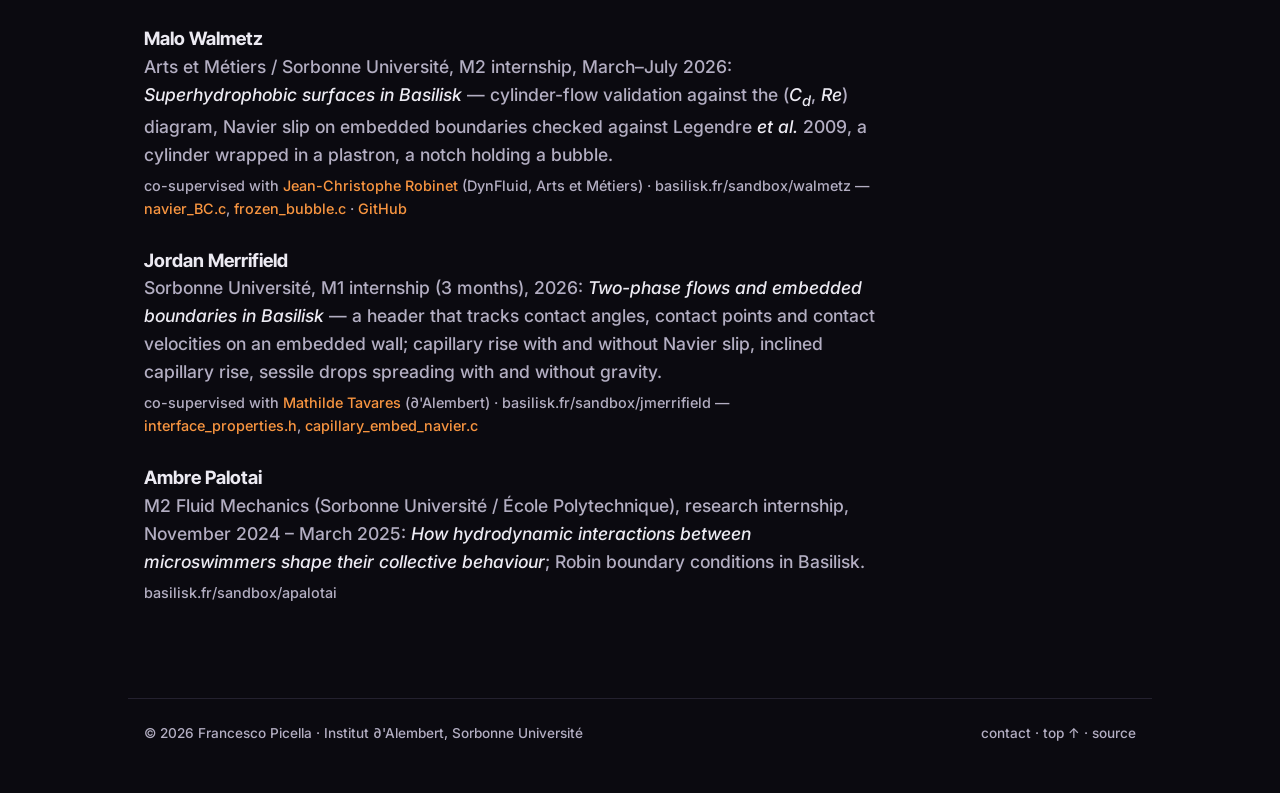
<file: positions.html>
<!DOCTYPE html>

<html lang="en">
<head>
<meta charset="utf-8"/>
<meta content="width=device-width, initial-scale=1, viewport-fit=cover" name="viewport"/>
<title>Open positions — Francesco Picella</title>
<meta content="Internships and positions with Francesco Picella at Institut ∂'Alembert, Sorbonne Université: numerical modelling of active and bio-active fluids, instabilities and transition. Former students and their Basilisk sandboxes." name="description"/>
<meta content="Francesco Picella" name="author"/>
<meta content="dark" name="color-scheme"/>
<meta content="#0f1115" name="theme-color"/>
<link href="https://francescopicella.com/positions.html" rel="canonical"/>
<meta content="Open positions — Francesco Picella" property="og:title"/>
<meta content="https://francescopicella.com/positions.html" property="og:url"/>
<meta content="https://francescopicella.com/assets/img/portrait.jpg" property="og:image"/>
<link href="assets/favicon.svg" rel="icon" type="image/svg+xml"/>
<link href="https://fonts.googleapis.com" rel="preconnect"/>
<link href="https://fonts.googleapis.com/css2?family=Inter:ital,wght@0,500;0,600;0,700;1,500&amp;family=Inter+Tight:wght@500;600;700&amp;family=Caveat:wght@600&amp;display=swap" rel="stylesheet"/>
<link href="assets/style.css" rel="stylesheet"/>
</head>
<body>
<header class="bar wrap" id="top"><a class="brand" href="index.html">Francesco Picella</a><nav aria-label="Pages"><a href="index.html">Home</a><a href="research.html">Research</a><a href="publications.html">Publications</a><a href="news.html">News</a><a href="talks.html">Talks &amp; media</a><a href="teaching.html">Teaching</a><a aria-current="page" href="positions.html">Open positions</a></nav></header>

<main class="wrap">
<h1 class="page-title">Open positions</h1>
<p class="lede">M1/M2 internships, February to September, on the numerical modelling of active and living fluids, instabilities and transition.</p>
<section id="offers"><h2>Internships 2027</h2>
<article class="call">
<div>
<h3>M1/M2 internship · Out of breath</h3>
<p class="q">What happens to a swimming suspension when the algae make their own water anoxic?</p>
<p>Bioconvection plumes of <i>Chlamydomonas</i> stir the water that feeds them. Couple the cells' oxygen consumption to the flow in a continuum model, simulate it in Basilisk, and compare with the bioconvection experiments run at ∂'Alembert.</p>
<p class="meta"><span class="badge">funded</span> <a href="https://inlife.sorbonne-universite.fr/formation-0/gratifications-de-stage-de-m2-2026-2027">InLife M2 grant</a> · 4–6 months · numerical modelling · Basilisk · spring 2027</p>
<p><a href="assets/stages/internship-out-of-breath.pdf">Description (PDF, A4) →</a> · <a href="assets/stages/poster-out-of-breath.pdf">poster (A3)</a> · <a href="research.html#bioconvection">the project</a></p>
</div>
<img alt="A Chlamydomonas cell and the plume a crowd of them builds" loading="lazy" src="assets/img/chlamy-composite.jpg"/>
</article>
<article class="call">
<div>
<h3>M1/M2 internship · Surfing on air (TARAS)</h3>
<p class="q">A layer of air trapped on a textured wall lets water slip. When does the air survive the flow?</p>
<p>Model the gas pockets of an underwater superhydrophobic surface as deformable interfaces coupled to the flow above them, and find when they hold and when they are washed out.</p>
<p class="meta">4–6 months · numerical modelling · Basilisk · spring 2027</p>
<p><a href="assets/stages/internship-taras.pdf">Description (PDF, A4) →</a> · <a href="assets/stages/poster-taras.pdf">poster (A3)</a> · <a href="research.html#ushs">the project</a></p>
</div>
<img alt="A water drop on a lotus leaf" loading="lazy" src="assets/img/taras-1-poster.jpg"/>
</article>
<h3 style="margin-top:2rem">How to apply</h3>
<p>Send a CV and a few lines on what you have done — and what you would like to do — to francesco.picella [at] sorbonne-universite.fr.</p></section>
<!-- Former students: one <li> per student — name (link to sandbox / personal page), programme, dates, topic. -->
<section id="alumni">
<h2>Former students</h2>
<p class="muted">An example of what an internship with me looks like. Nothing published yet — what they built is on the <a href="https://basilisk.fr/sandbox/">Basilisk sandbox</a>, reproducible and ready for the next student, and each project was run together with a colleague.</p>
<ul class="alumni">
<li><span class="who"><a href="https://basilisk.fr/sandbox/gally/README">Louise Gally</a></span>4th-year internship: <i>Selective frequency damping in Basilisk</i> — an SFD module for the centered and stream-function solvers, to compute unstable base states; stabilises the von Kármán street, the sphere wake and Kelvin–Helmholtz rolls. <span class="badge">picture of the month, Nov 2026</span>
<span class="what">co-supervised with <a href="https://scholar.google.com/citations?view_op=search_authors&amp;mauthors=Antoine+Hajczak">Antoine Hajczak</a> · basilisk.fr/sandbox/gally — <a href="https://basilisk.fr/sandbox/gally/KarmanSFD.c">KarmanSFD.c</a>, <a href="https://basilisk.fr/sandbox/gally/SFD.h">SFD.h</a></span></li>
<li><span class="who"><a href="https://basilisk.fr/sandbox/walmetz/README">Malo Walmetz</a></span>Arts et Métiers / Sorbonne Université, M2 internship, March–July 2026: <i>Superhydrophobic surfaces in Basilisk</i> — cylinder-flow validation against the (<i>C<sub>d</sub></i>, <i>Re</i>) diagram, Navier slip on embedded boundaries checked against Legendre <i>et al.</i> 2009, a cylinder wrapped in a plastron, a notch holding a bubble.
      <span class="what">co-supervised with <a href="https://scholar.google.com/citations?view_op=search_authors&amp;mauthors=Jean-Christophe+Robinet">Jean-Christophe Robinet</a> (DynFluid, Arts et Métiers) · basilisk.fr/sandbox/walmetz — <a href="https://basilisk.fr/sandbox/walmetz/slip-length/navier_BC.c">navier_BC.c</a>, <a href="https://basilisk.fr/sandbox/walmetz/multiphase_flow/frozen_bubble.c">frozen_bubble.c</a> · <a href="https://github.com/mwalmetz/intership_dalembert">GitHub</a></span></li>
<li><span class="who"><a href="https://basilisk.fr/sandbox/jmerrifield/README">Jordan Merrifield</a></span>Sorbonne Université, M1 internship (3 months), 2026: <i>Two-phase flows and embedded boundaries in Basilisk</i> — a header that tracks contact angles, contact points and contact velocities on an embedded wall; capillary rise with and without Navier slip, inclined capillary rise, sessile drops spreading with and without gravity.
      <span class="what">co-supervised with <a href="https://scholar.google.com/citations?view_op=search_authors&amp;mauthors=Mathilde+Tavares">Mathilde Tavares</a> (∂'Alembert) · basilisk.fr/sandbox/jmerrifield — <a href="https://basilisk.fr/sandbox/jmerrifield/interface_properties.h">interface_properties.h</a>, <a href="https://basilisk.fr/sandbox/jmerrifield/Capillary/capillary_embed_navier.c">capillary_embed_navier.c</a></span></li>
<li><span class="who"><a href="https://basilisk.fr/sandbox/apalotai/README">Ambre Palotai</a></span>M2 Fluid Mechanics (Sorbonne Université / École Polytechnique), research internship, November 2024 – March 2025: <i>How hydrodynamic interactions between microswimmers shape their collective behaviour</i>; Robin boundary conditions in Basilisk.
      <span class="what">basilisk.fr/sandbox/apalotai</span></li>
</ul>
</section>
</main>
<footer class="wrap"><p>© 2026 Francesco Picella · Institut ∂'Alembert, Sorbonne Université</p><p><a href="index.html#contact">contact</a> · <a href="#top">top ↑</a> · <a href="https://github.com/fpicella/fpicella.github.io">source</a></p></footer>
</body>
</html>
</file>
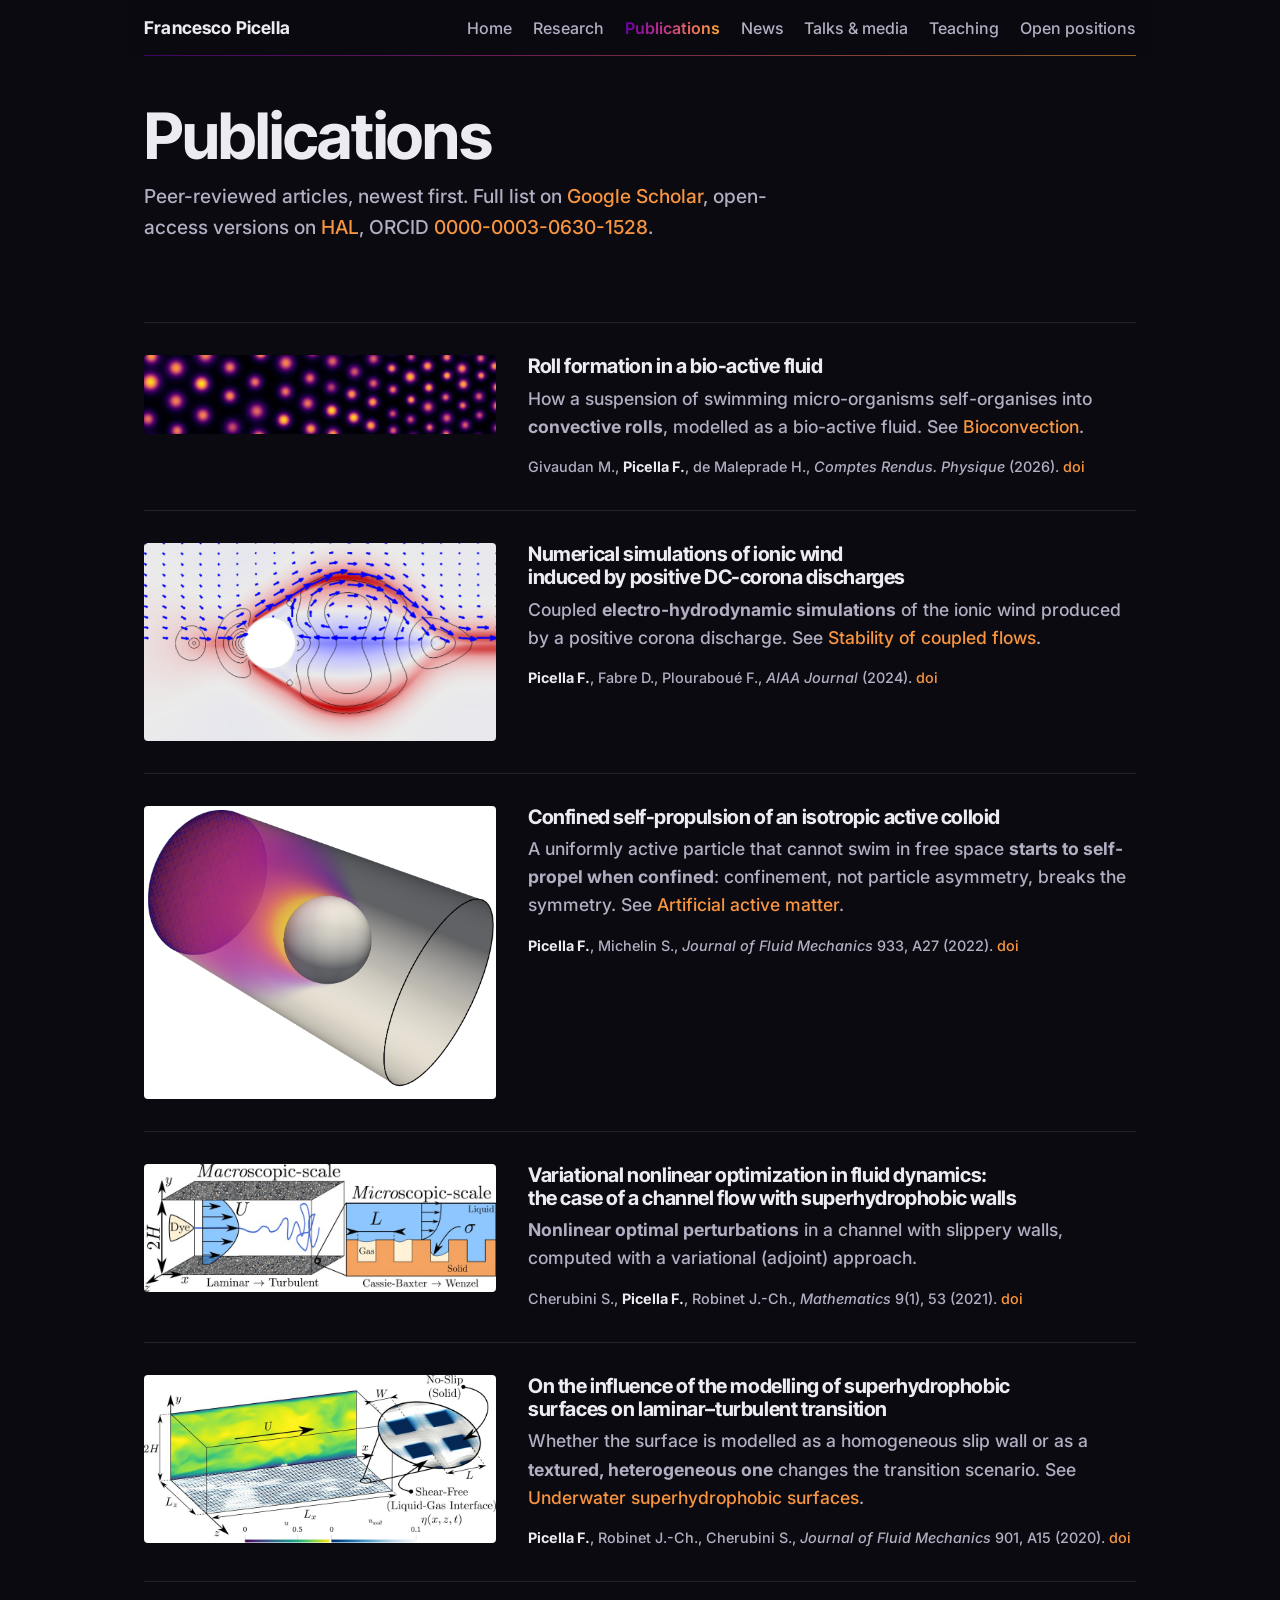
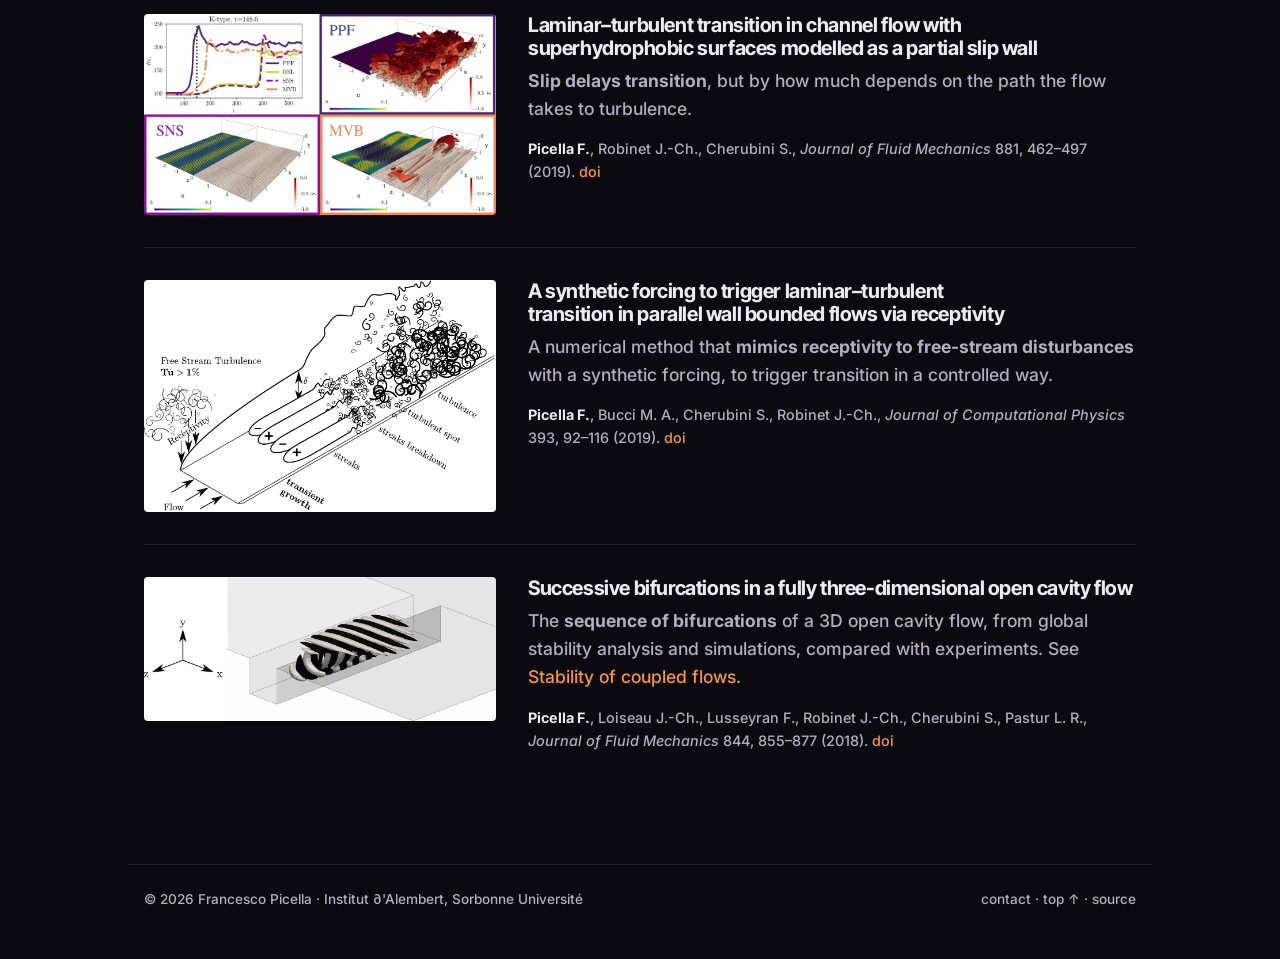
<file: publications.html>
<!DOCTYPE html>

<html lang="en">
<head>
<meta charset="utf-8"/>
<meta content="width=device-width, initial-scale=1, viewport-fit=cover" name="viewport"/>
<title>Publications — Francesco Picella</title>
<meta content="Peer-reviewed publications of Francesco Picella: bioconvection, active colloids, superhydrophobic surfaces and transition, open cavity flow, corona discharges." name="description"/>
<meta content="Francesco Picella" name="author"/>
<meta content="dark" name="color-scheme"/>
<meta content="#0f1115" name="theme-color"/>
<link href="https://francescopicella.com/publications.html" rel="canonical"/>
<meta content="Publications — Francesco Picella" property="og:title"/>
<meta content="https://francescopicella.com/publications.html" property="og:url"/>
<meta content="https://francescopicella.com/assets/img/portrait.jpg" property="og:image"/>
<link href="assets/favicon.svg" rel="icon" type="image/svg+xml"/>
<link href="https://fonts.googleapis.com" rel="preconnect"/>
<link href="https://fonts.googleapis.com/css2?family=Inter:ital,wght@0,500;0,600;0,700;1,500&amp;family=Inter+Tight:wght@500;600;700&amp;family=Caveat:wght@600&amp;display=swap" rel="stylesheet"/>
<link href="assets/style.css" rel="stylesheet"/>
</head>
<body>
<header class="bar wrap" id="top"><a class="brand" href="index.html">Francesco Picella</a><nav aria-label="Pages"><a href="index.html">Home</a><a href="research.html">Research</a><a aria-current="page" href="publications.html">Publications</a><a href="news.html">News</a><a href="talks.html">Talks &amp; media</a><a href="teaching.html">Teaching</a><a href="positions.html">Open positions</a></nav></header>

<main class="wrap">
<h1 class="page-title">Publications</h1>
<p class="lede">Peer-reviewed articles, newest first. Full list on <a href="https://scholar.google.com/citations?user=0s_pUN8AAAAJ">Google Scholar</a>, open-access versions on <a href="https://hal.science/search/index/?q=%22Francesco+Picella%22&amp;sort=producedDate_tdate+desc">HAL</a>, ORCID <a href="https://orcid.org/0000-0003-0630-1528">0000-0003-0630-1528</a>.</p>
<!-- One <article class="pub"> per paper: thumbnail in assets/pubs/, title linked to the DOI, one-line summary, citation. -->
<section id="publications">
<article class="pub" id="crphys2026">
<figure class="thumb"><img alt="" loading="lazy" src="assets/pubs/2026-crphys.jpg"/></figure>
<div>
<h3><a href="https://doi.org/10.5802/crphys.268">Roll formation in a bio-active fluid</a></h3>
<p>How a suspension of swimming micro-organisms self-organises into <b>convective rolls</b>, modelled as a bio-active fluid. See <a href="research.html#bioconvection">Bioconvection</a>.</p>
<p class="cite">Givaudan M., <b>Picella F.</b>, de Maleprade H., <i>Comptes Rendus. Physique</i> (2026). <a href="https://doi.org/10.5802/crphys.268">doi</a></p>
</div>
</article>
<article class="pub" id="aiaa2024">
<figure class="thumb"><img alt="" loading="lazy" src="assets/pubs/2024-aiaa.png"/></figure>
<div>
<h3><a href="https://doi.org/10.2514/1.J063325">Numerical simulations of ionic wind induced by positive DC-corona discharges</a></h3>
<p>Coupled <b>electro-hydrodynamic simulations</b> of the ionic wind produced by a positive corona discharge. See <a href="research.html#stability">Stability of coupled flows</a>.</p>
<p class="cite"><b>Picella F.</b>, Fabre D., Plouraboué F., <i>AIAA Journal</i> (2024). <a href="https://doi.org/10.2514/1.J063325">doi</a></p>
</div>
</article>
<article class="pub" id="jfm2022">
<figure class="thumb"><img alt="" loading="lazy" src="assets/pubs/2022-jfm-colloid.png"/></figure>
<div>
<h3><a href="https://doi.org/10.1017/jfm.2021.1081">Confined self-propulsion of an isotropic active colloid</a></h3>
<p>A uniformly active particle that cannot swim in free space <b>starts to self-propel when confined</b>: confinement, not particle asymmetry, breaks the symmetry. See <a href="research.html#active">Artificial active matter</a>.</p>
<p class="cite"><b>Picella F.</b>, Michelin S., <i>Journal of Fluid Mechanics</i> 933, A27 (2022). <a href="https://doi.org/10.1017/jfm.2021.1081">doi</a></p>
</div>
</article>
<article class="pub" id="math2021">
<figure class="thumb"><img alt="" loading="lazy" src="assets/pubs/2021-mathematics.jpg"/></figure>
<div>
<h3><a href="https://doi.org/10.3390/math9010053">Variational nonlinear optimization in fluid dynamics: the case of a channel flow with superhydrophobic walls</a></h3>
<p><b>Nonlinear optimal perturbations</b> in a channel with slippery walls, computed with a variational (adjoint) approach.</p>
<p class="cite">Cherubini S., <b>Picella F.</b>, Robinet J.-Ch., <i>Mathematics</i> 9(1), 53 (2021). <a href="https://doi.org/10.3390/math9010053">doi</a></p>
</div>
</article>
<article class="pub" id="jfm2020">
<figure class="thumb"><img alt="" loading="lazy" src="assets/pubs/2020-jfm-shs.jpg"/></figure>
<div>
<h3><a href="https://doi.org/10.1017/jfm.2020.516">On the influence of the modelling of superhydrophobic surfaces on laminar–turbulent transition</a></h3>
<p>Whether the surface is modelled as a homogeneous slip wall or as a <b>textured, heterogeneous one</b> changes the transition scenario. See <a href="research.html#ushs">Underwater superhydrophobic surfaces</a>.</p>
<p class="cite"><b>Picella F.</b>, Robinet J.-Ch., Cherubini S., <i>Journal of Fluid Mechanics</i> 901, A15 (2020). <a href="https://doi.org/10.1017/jfm.2020.516">doi</a></p>
</div>
</article>
<article class="pub" id="jfm2019">
<figure class="thumb"><img alt="" loading="lazy" src="assets/pubs/2019-jfm-slip.jpg"/></figure>
<div>
<h3><a href="https://doi.org/10.1017/jfm.2019.740">Laminar–turbulent transition in channel flow with superhydrophobic surfaces modelled as a partial slip wall</a></h3>
<p><b>Slip delays transition</b>, but by how much depends on the path the flow takes to turbulence.</p>
<p class="cite"><b>Picella F.</b>, Robinet J.-Ch., Cherubini S., <i>Journal of Fluid Mechanics</i> 881, 462–497 (2019). <a href="https://doi.org/10.1017/jfm.2019.740">doi</a></p>
</div>
</article>
<article class="pub" id="jcp2019">
<figure class="thumb"><img alt="" loading="lazy" src="assets/pubs/2019-jcp.png"/></figure>
<div>
<h3><a href="https://doi.org/10.1016/j.jcp.2019.04.011">A synthetic forcing to trigger laminar–turbulent transition in parallel wall bounded flows via receptivity</a></h3>
<p>A numerical method that <b>mimics receptivity to free-stream disturbances</b> with a synthetic forcing, to trigger transition in a controlled way.</p>
<p class="cite"><b>Picella F.</b>, Bucci M. A., Cherubini S., Robinet J.-Ch., <i>Journal of Computational Physics</i> 393, 92–116 (2019). <a href="https://doi.org/10.1016/j.jcp.2019.04.011">doi</a></p>
</div>
</article>
<article class="pub" id="jfm2018">
<figure class="thumb"><img alt="Three-dimensional unstable mode of the open cavity flow" loading="lazy" src="assets/pubs/2018-jfm-cavity.jpg"/></figure>
<div>
<h3><a href="https://doi.org/10.1017/jfm.2018.169">Successive bifurcations in a fully three-dimensional open cavity flow</a></h3>
<p>The <b>sequence of bifurcations</b> of a 3D open cavity flow, from global stability analysis and simulations, compared with experiments. See <a href="research.html#stability">Stability of coupled flows</a>.</p>
<p class="cite"><b>Picella F.</b>, Loiseau J.-Ch., Lusseyran F., Robinet J.-Ch., Cherubini S., Pastur L. R., <i>Journal of Fluid Mechanics</i> 844, 855–877 (2018). <a href="https://doi.org/10.1017/jfm.2018.169">doi</a></p>
</div>
</article>
</section>
</main>
<footer class="wrap"><p>© 2026 Francesco Picella · Institut ∂'Alembert, Sorbonne Université</p><p><a href="index.html#contact">contact</a> · <a href="#top">top ↑</a> · <a href="https://github.com/fpicella/fpicella.github.io">source</a></p></footer>
</body>
</html>
</file>
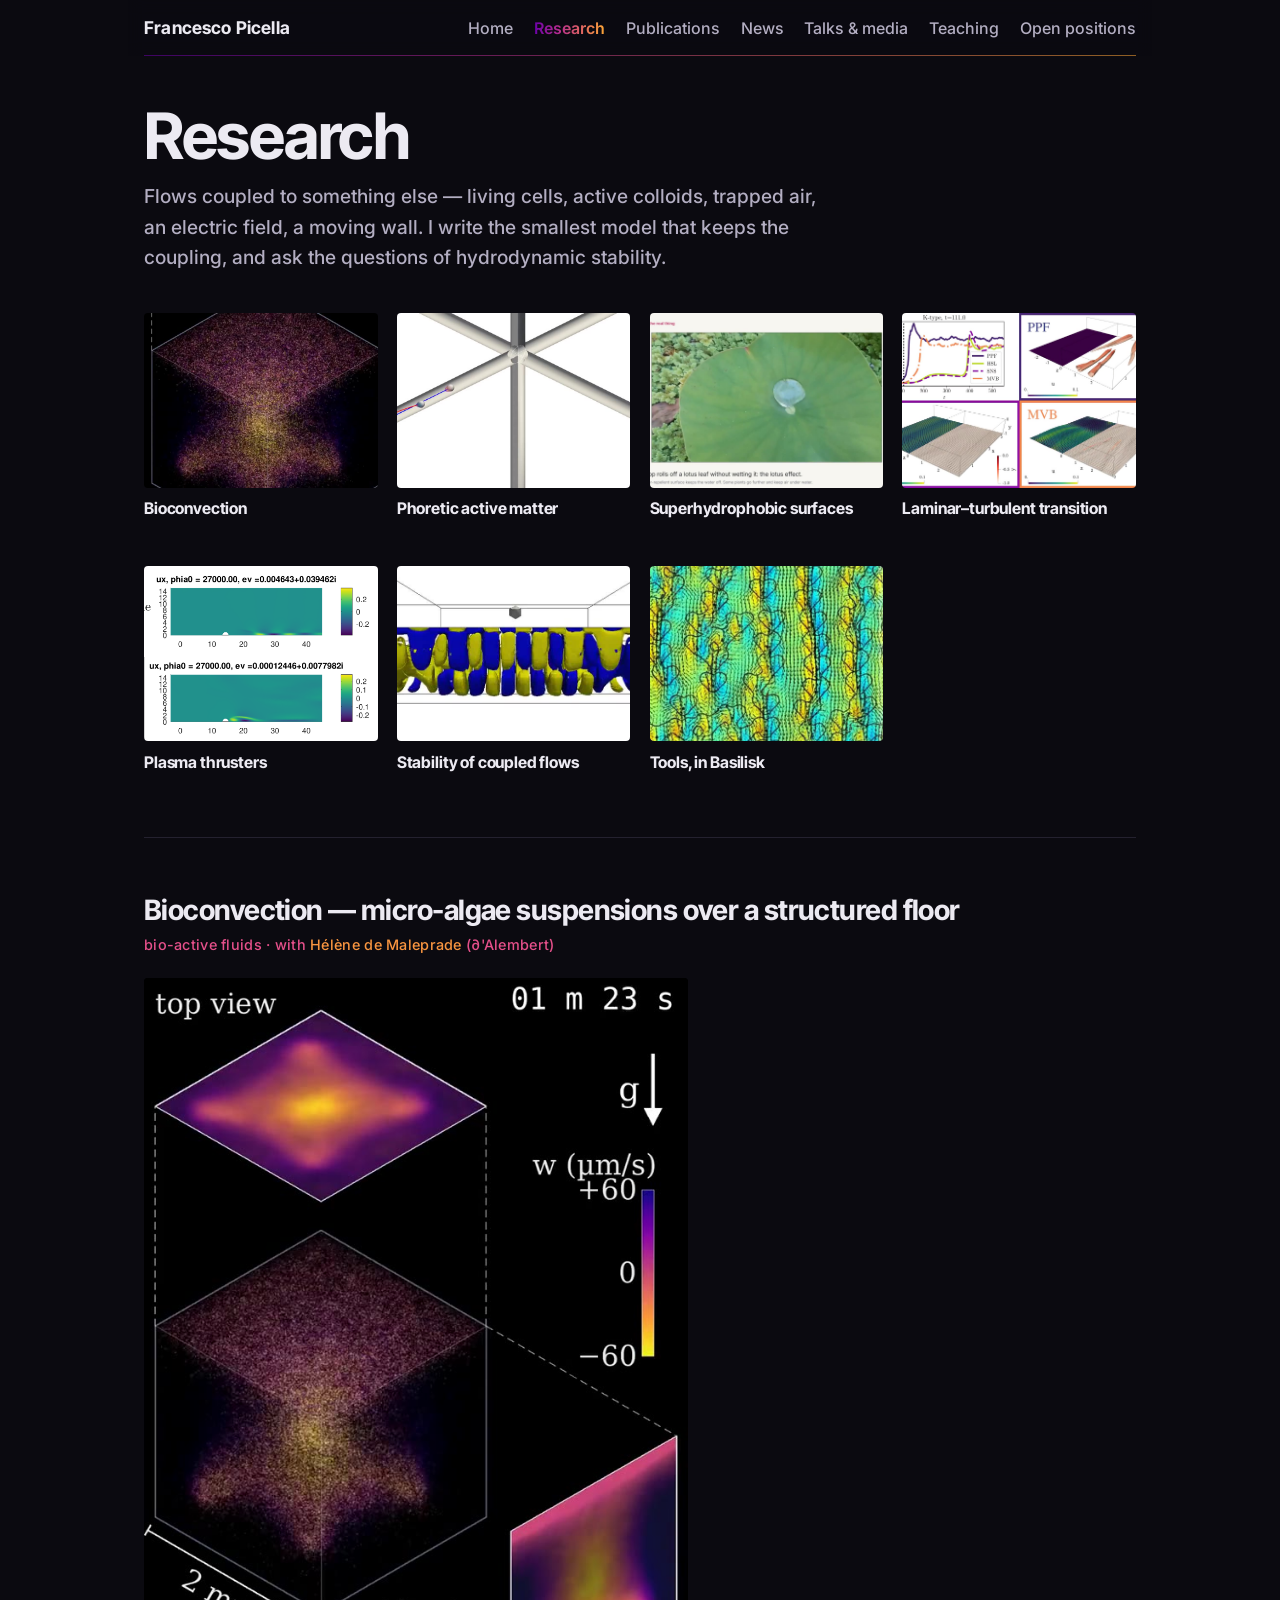
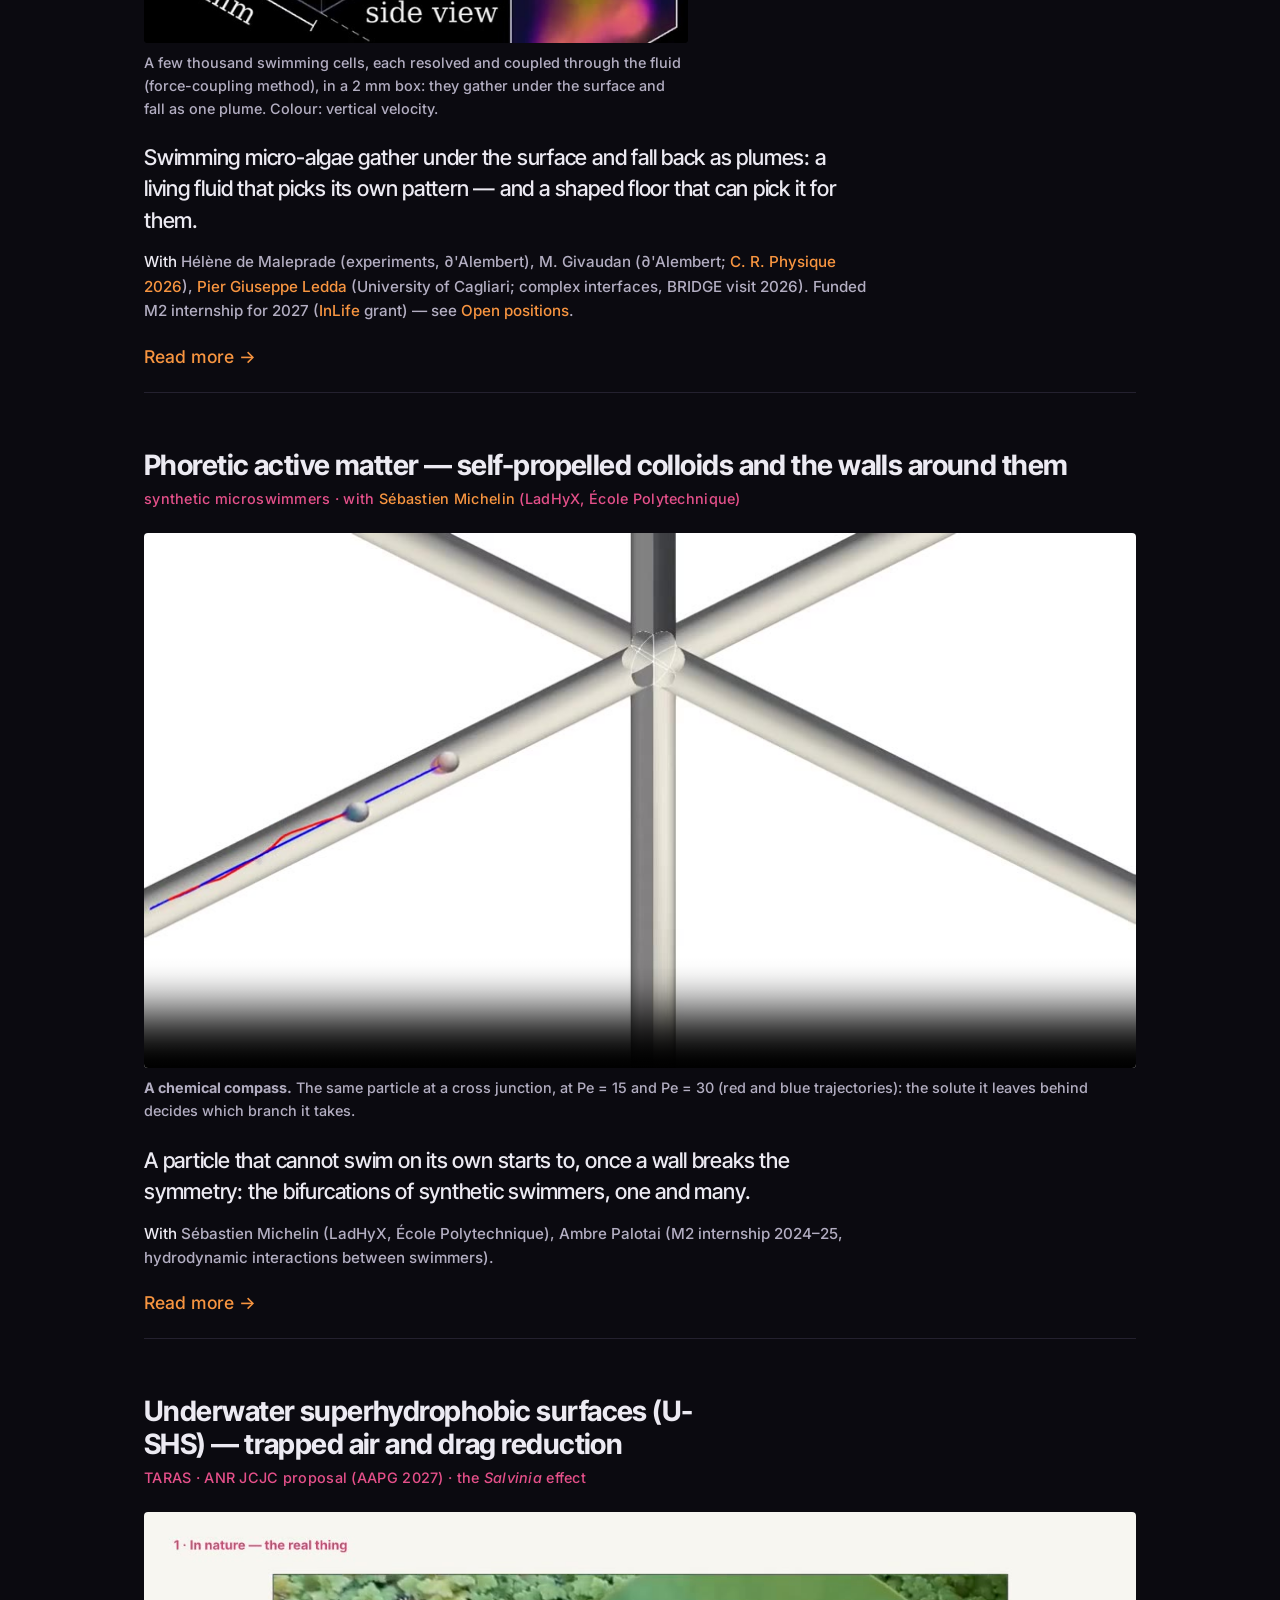
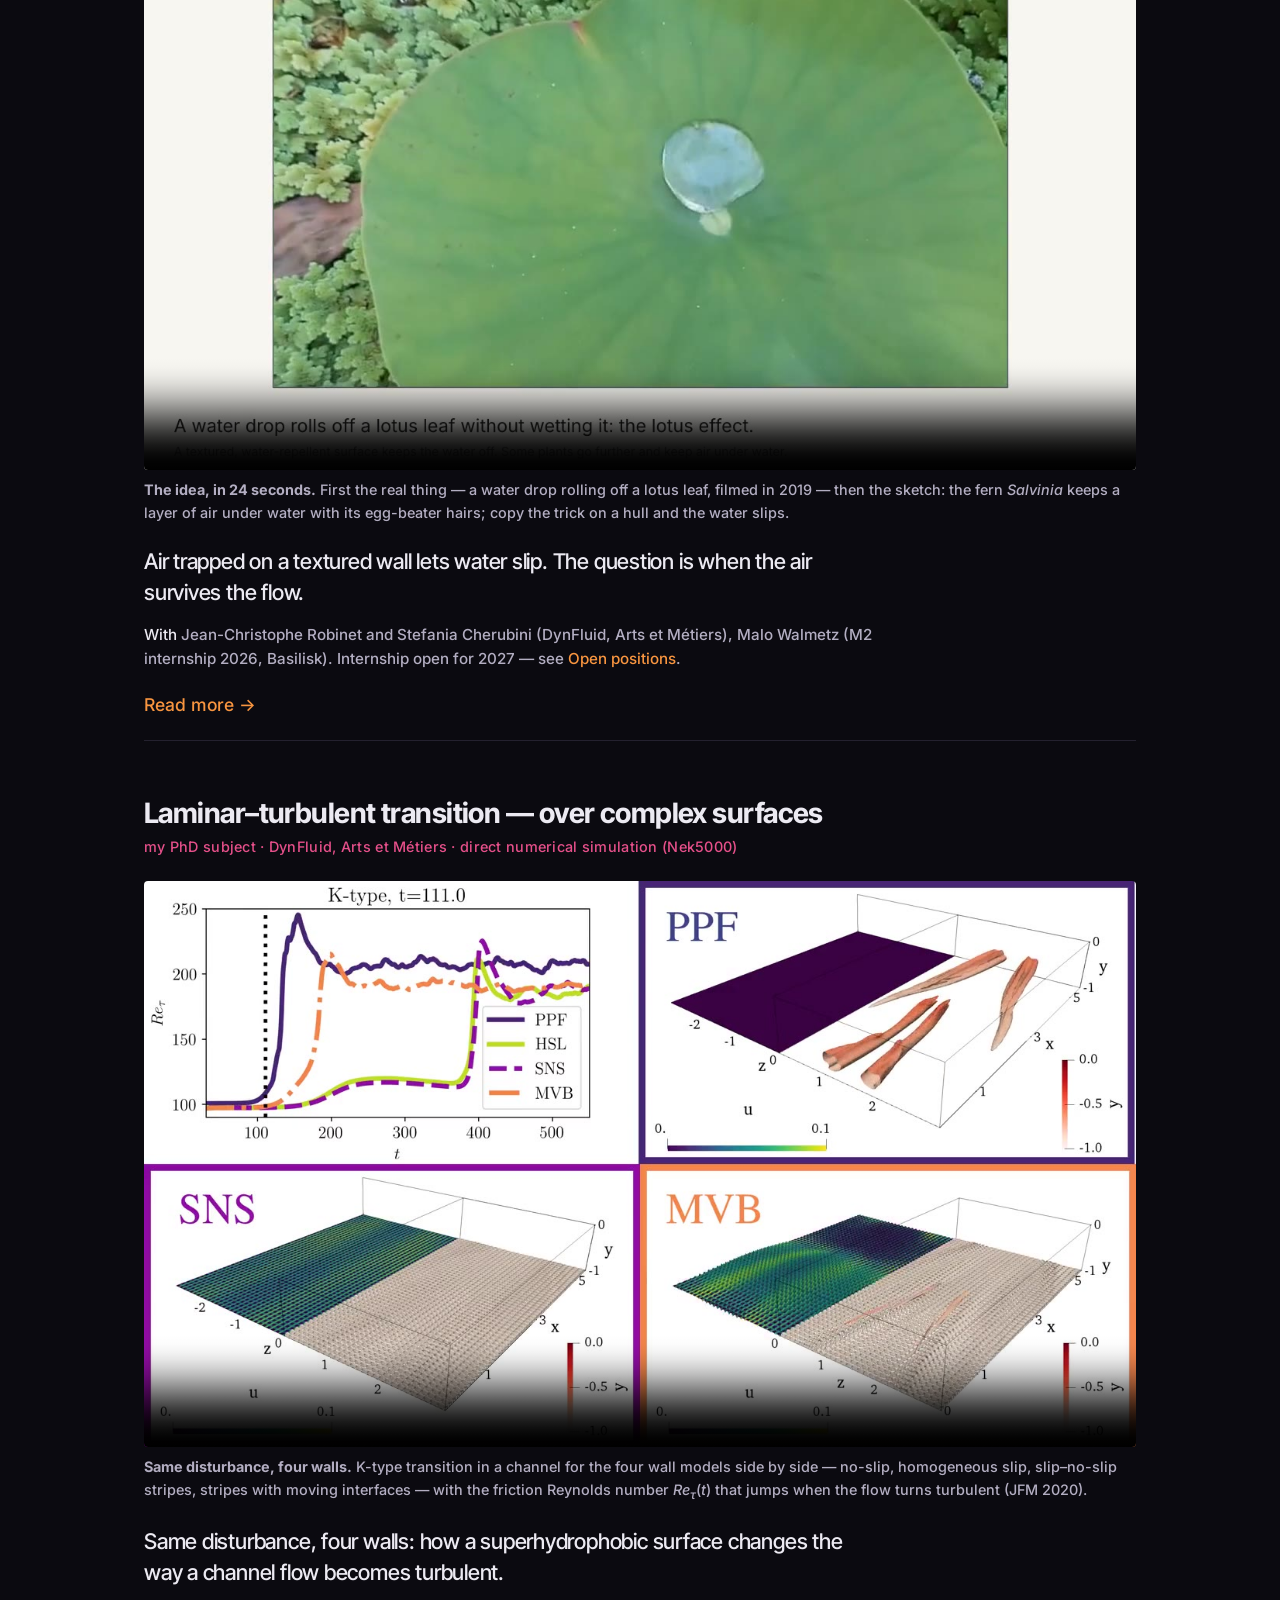
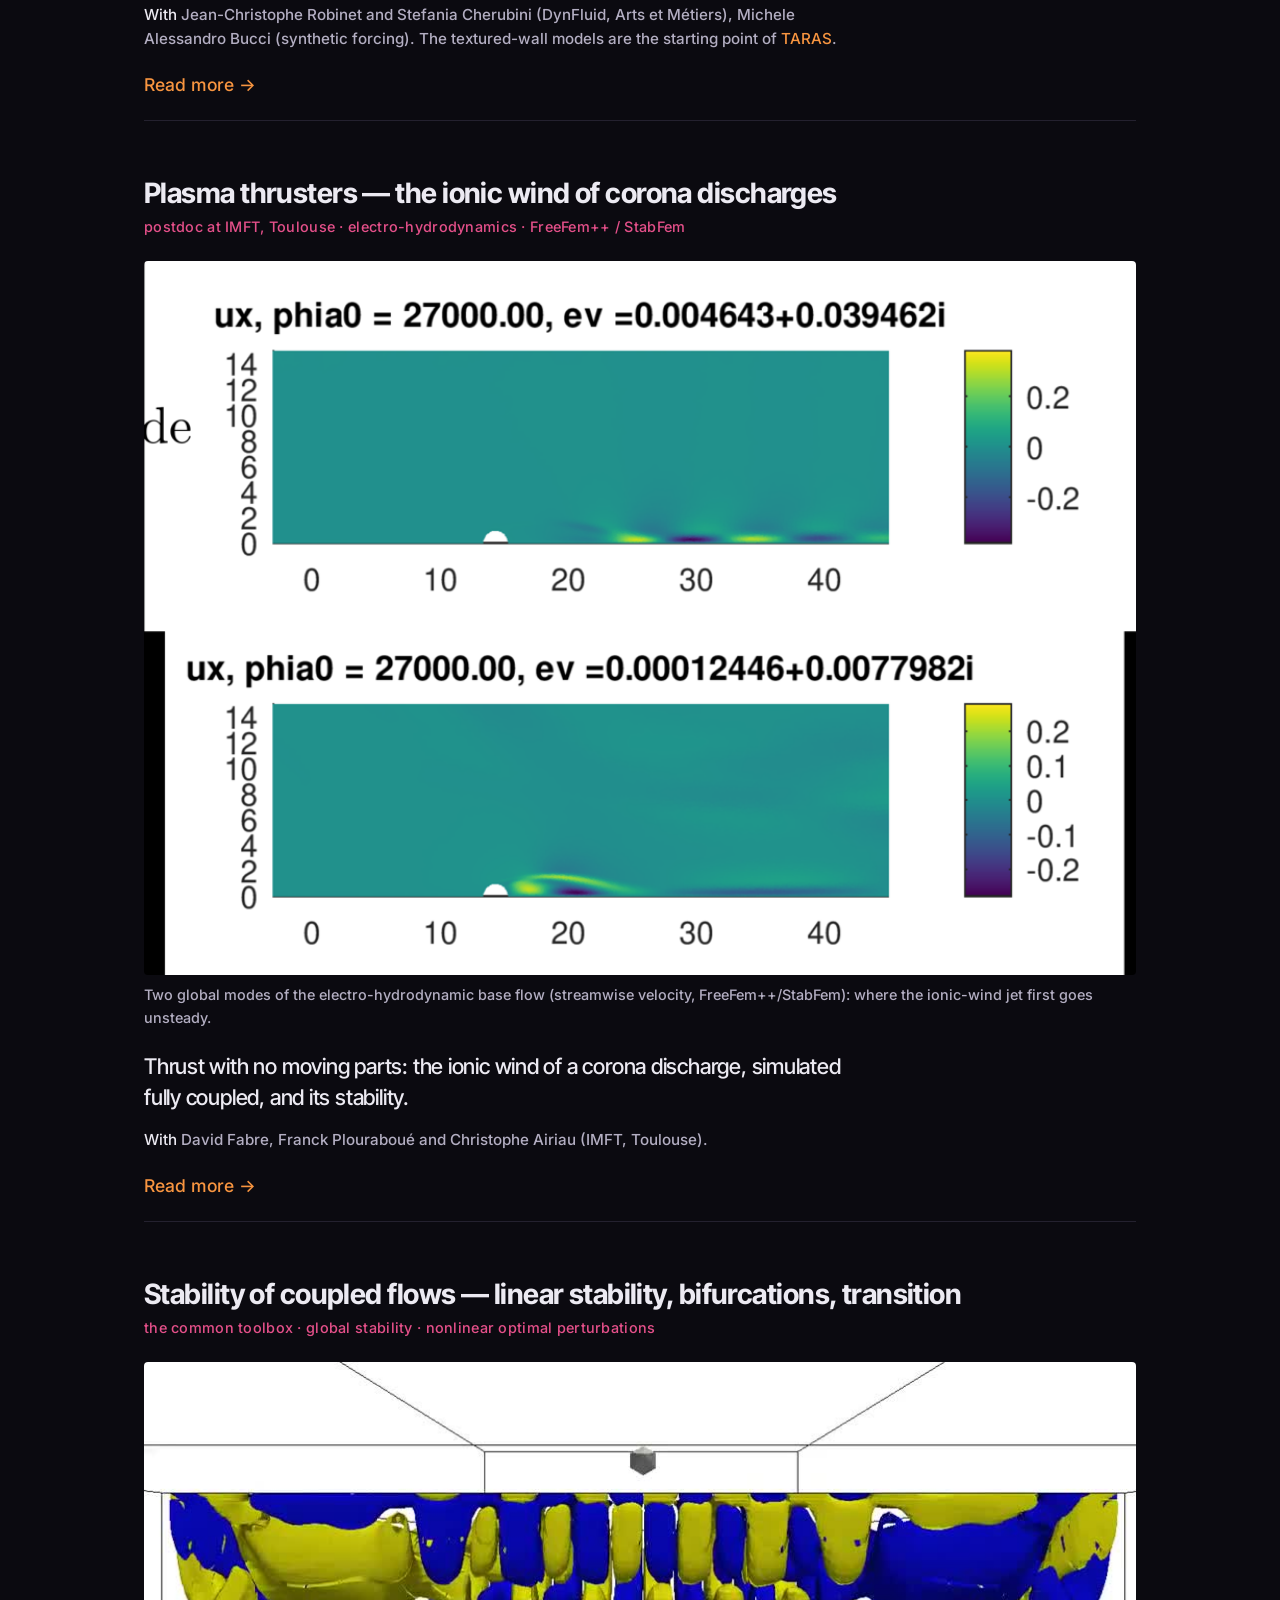
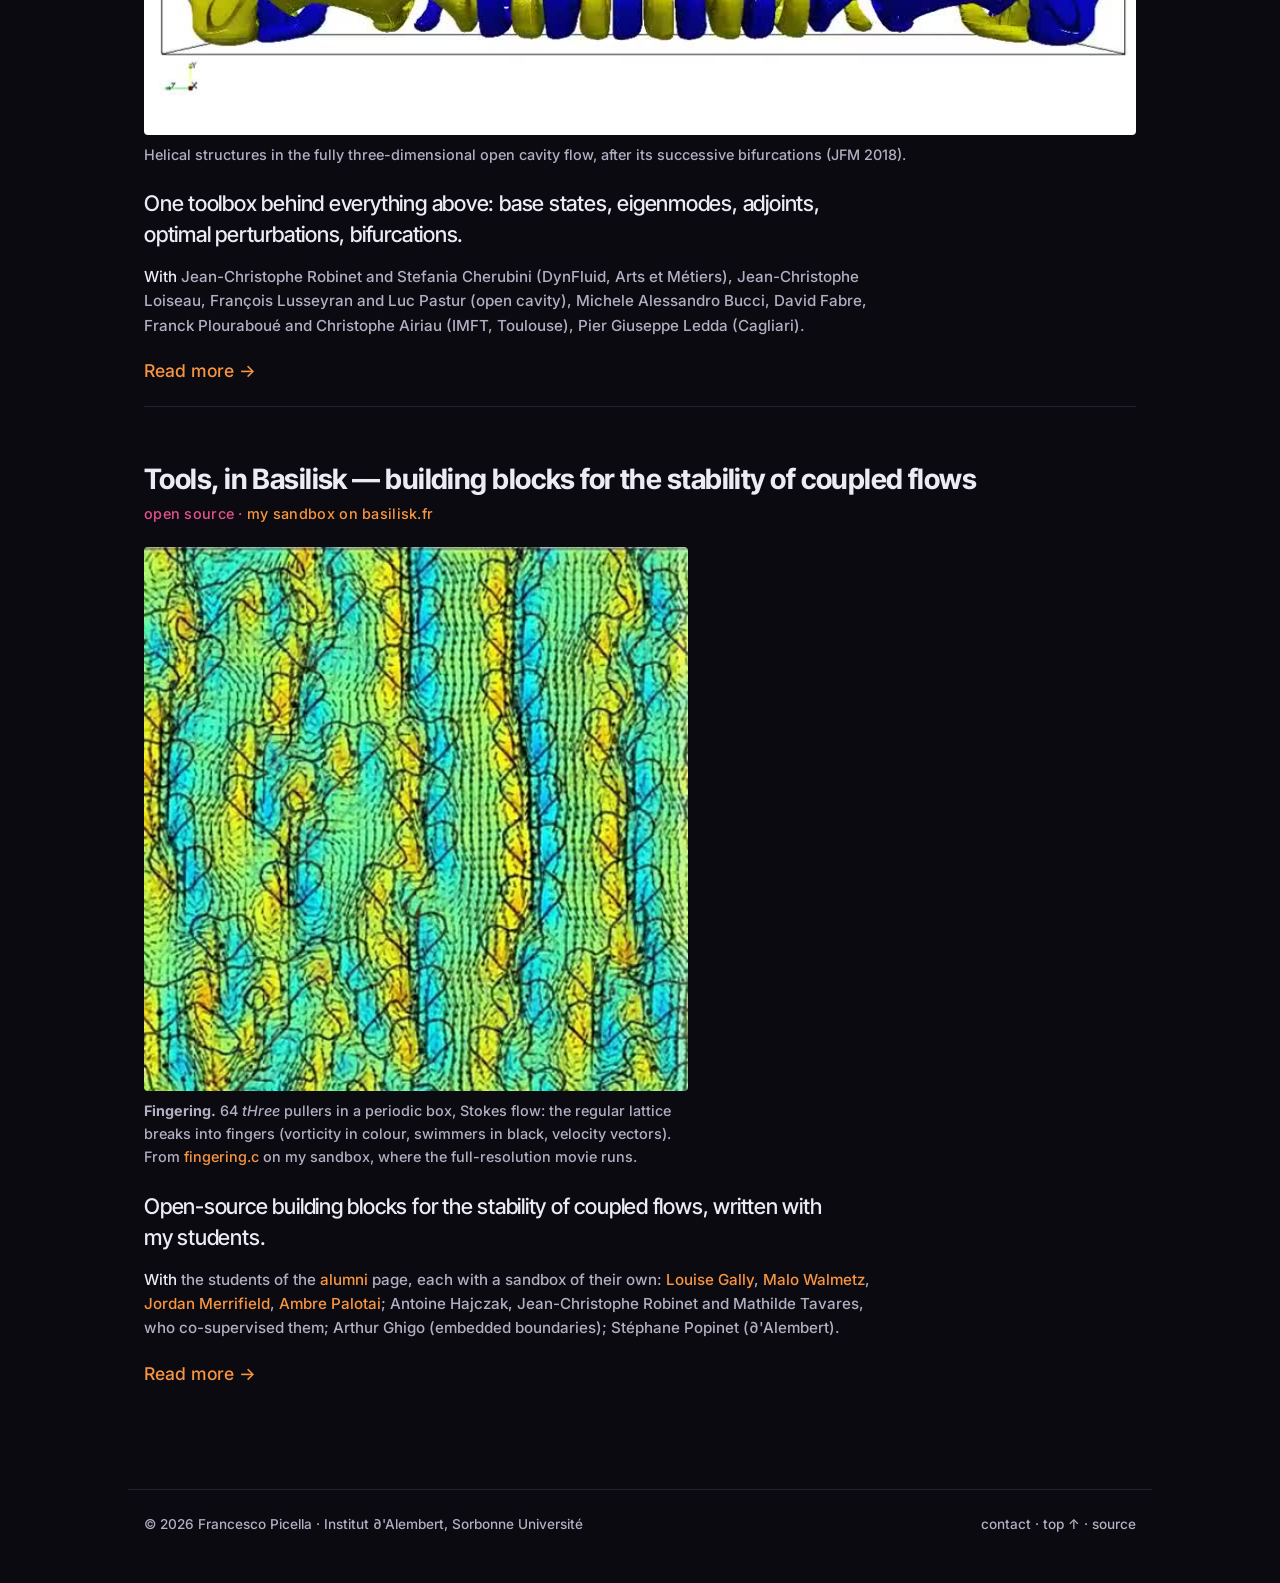
<file: research.html>
<!DOCTYPE html>

<html lang="en">
<head>
<meta charset="utf-8"/>
<meta content="width=device-width, initial-scale=1, viewport-fit=cover" name="viewport"/>
<title>Research — Francesco Picella</title>
<meta content="Research of Francesco Picella (Institut ∂'Alembert, Sorbonne Université): bioconvection of micro-algae, artificial active matter, underwater superhydrophobic surfaces, stability of coupled flows, and tools built in Basilisk." name="description"/>
<meta content="Francesco Picella" name="author"/>
<meta content="dark" name="color-scheme"/>
<meta content="#0f1115" name="theme-color"/>
<link href="https://francescopicella.com/research.html" rel="canonical"/>
<meta content="website" property="og:type"/>
<meta content="Research — Francesco Picella" property="og:title"/>
<meta content="Bioconvection, artificial active matter, underwater superhydrophobic surfaces, stability of coupled flows, Basilisk tools." property="og:description"/>
<meta content="https://francescopicella.com/research.html" property="og:url"/>
<meta content="https://francescopicella.com/assets/img/bioconvection-teaser.jpg" property="og:image"/>
<link href="assets/favicon.svg" rel="icon" type="image/svg+xml"/>
<link href="https://fonts.googleapis.com" rel="preconnect"/>
<link href="https://fonts.googleapis.com/css2?family=Inter:ital,wght@0,500;0,600;0,700;1,500&amp;family=Inter+Tight:wght@500;600;700&amp;family=Caveat:wght@600&amp;display=swap" rel="stylesheet"/>
<link href="assets/style.css" rel="stylesheet"/>
</head>
<body>
<header class="bar wrap" id="top"><a class="brand" href="index.html">Francesco Picella</a><nav aria-label="Pages"><a href="index.html">Home</a><a aria-current="page" href="research.html">Research</a><a href="publications.html">Publications</a><a href="news.html">News</a><a href="talks.html">Talks &amp; media</a><a href="teaching.html">Teaching</a><a href="positions.html">Open positions</a></nav></header>
<main class="wrap">
<h1 class="page-title">Research</h1>
<p class="lede">Flows coupled to something else — living cells, active colloids, trapped air, an electric field, a moving wall. I write the smallest model that keeps the coupling, and ask the questions of hydrodynamic stability.</p><div class="tiles small"><figure class="tile"><img alt="" loading="lazy" src="assets/img/bioconvection-teaser.jpg"/><figcaption><b>Bioconvection</b><a class="cover" href="#bioconvection"><span style="font-size:0">Bioconvection</span></a></figcaption></figure><figure class="tile"><img alt="" loading="lazy" src="assets/img/swimmer-cross-poster.jpg"/><figcaption><b>Phoretic active matter</b><a class="cover" href="#active"><span style="font-size:0">Phoretic active matter</span></a></figcaption></figure><figure class="tile"><img alt="" loading="lazy" src="assets/img/taras-1-poster.jpg"/><figcaption><b>Superhydrophobic surfaces</b><a class="cover" href="#ushs"><span style="font-size:0">Superhydrophobic surfaces</span></a></figcaption></figure><figure class="tile"><img alt="" loading="lazy" src="assets/img/transition-ktype-poster.jpg"/><figcaption><b>Laminar–turbulent transition</b><a class="cover" href="#transition"><span style="font-size:0">Laminar–turbulent transition</span></a></figcaption></figure><figure class="tile"><img alt="" loading="lazy" src="assets/img/ehd-modes.png"/><figcaption><b>Plasma thrusters</b><a class="cover" href="#ehd"><span style="font-size:0">Plasma thrusters</span></a></figcaption></figure><figure class="tile"><img alt="" loading="lazy" src="assets/img/research-cavity-poster.jpg"/><figcaption><b>Stability of coupled flows</b><a class="cover" href="#stability"><span style="font-size:0">Stability of coupled flows</span></a></figcaption></figure><figure class="tile"><img alt="" loading="lazy" src="assets/img/basilisk-fingering-poster.jpg"/><figcaption><b>Tools, in Basilisk</b><a class="cover" href="#basilisk"><span style="font-size:0">Tools, in Basilisk</span></a></figcaption></figure></div>
<!-- ============ BIOCONVECTION ============ -->
<section id="projects">
<article class="project" id="bioconvection"><h3>Bioconvection — micro-algae suspensions over a structured floor</h3><p class="tag">bio-active fluids · with <a href="https://hdemaleprade.wixsite.com/mysite">Hélène de Maleprade</a> (∂'Alembert)</p><figure class="hero-media square"><video aria-label="Simulation: thousands of swimming cells in a 2 mm box gather under the surface and fall as one plume" autoplay="" loop="" muted="" playsinline="" poster="assets/img/bioconvection-fcm-poster.jpg" preload="metadata"><source src="assets/media/bioconvection-fcm.mp4" type="video/mp4"/></video>
<figcaption>A few thousand swimming cells, each resolved and coupled through the fluid (force-coupling method), in a 2 mm box: they gather under the surface and fall as one plume. Colour: vertical velocity.</figcaption></figure><p class="oneliner">Swimming micro-algae gather under the surface and fall back as plumes: a living fluid that picks its own pattern — and a shaped floor that can pick it for them.</p><p class="collab"><b>With</b> Hélène de Maleprade (experiments, ∂'Alembert), M. Givaudan (∂'Alembert; <a href="publications.html#crphys2026">C. R. Physique 2026</a>), <a href="https://pgledda.github.io/">Pier Giuseppe Ledda</a> (University of Cagliari; complex interfaces, BRIDGE visit 2026). Funded M2 internship for 2027 (<a href="https://inlife.sorbonne-universite.fr/formation-0/gratifications-de-stage-de-m2-2026-2027">InLife</a> grant) — see <a href="positions.html">Open positions</a>.</p><details><summary>Read more</summary><p><i>Chlamydomonas</i> are swimming micro-algae, slightly denser than water, that swim upwards. Gathered under the surface, the suspension becomes top-heavy and overturns into <b>plumes and rolls</b>: bioconvection, first drawn by Wager in 1911. In the experiments at ∂'Alembert, Hélène changes the environment — the light, the depth, the bathymetry of the cell — and the plumes answer: over a zigzag floor they are born in the troughs and end up on the crests.</p><p>On my side I write <b>continuum models</b> of the suspension (cell density, orientation, flow) and simulate them in 2D and 3D. Without noise the model lingers for a very long time before organising; with noise it falls at once into the state seen in the experiments — which points to an <b>instability</b>, analysed with the tools of <a href="#stability">hydrodynamic stability</a>: the base state with the cells piled under the surface, its eigenmodes and growth rates on flat, sloped and zigzag floors. An agent-resolved model (a few thousand swimmers coupled through the fluid) checks the continuum one. Next: coupling the cells' own <b>oxygen consumption</b> to the flow — what happens when the algae make their water anoxic.</p><div class="figs"><figure class="fig"><img alt="A single Chlamydomonas cell beating its two flagella; to its right a swarm of cells crowds under the surface and sinks as a plume" loading="lazy" src="assets/img/chlamy-composite.jpg"/><figcaption>One cell (≈ 10 µm, swims up at ≈ 100 µm/s) — and the plume a crowd of them builds, a hundred times bigger.</figcaption></figure></div></details></article>
<!-- ============ PHORETIC ACTIVE MATTER ============ -->
<article class="project" id="active"><h3>Phoretic active matter — self-propelled colloids and the walls around them</h3><p class="tag">synthetic microswimmers · with <a href="https://www.ladhyx.polytechnique.fr/">Sébastien Michelin</a> (LadHyX, École Polytechnique)</p><figure class="hero-media">
<video controls="" loop="" muted="" playsinline="" poster="assets/img/swimmer-cross-poster.jpg" preload="metadata"><source src="assets/media/swimmer-cross.mp4" type="video/mp4"/></video>
<figcaption><b>A chemical compass.</b> The same particle at a cross junction, at Pe = 15 and Pe = 30 (red and blue trajectories): the solute it leaves behind decides which branch it takes.</figcaption>
</figure><p class="oneliner">A particle that cannot swim on its own starts to, once a wall breaks the symmetry: the bifurcations of synthetic swimmers, one and many.</p><p class="collab"><b>With</b> Sébastien Michelin (LadHyX, École Polytechnique), Ambre Palotai (M2 internship 2024–25, hydrodynamic interactions between swimmers).</p><details><summary>Read more</summary><p>A phoretic colloid turns a chemical gradient at its own surface into motion: it emits or consumes a solute, the solute drives a <b>slip velocity</b> along the surface, the slip propels the particle. A Janus particle carries its asymmetry built in. An <b>isotropic</b> one cannot swim in an unbounded fluid — nothing picks a direction — but it can be <b>unstable</b>: above a critical Péclet number the solute it emits is swept back and the symmetric state gives way to a swimming one. My postdoc at LadHyX put such a particle in a tube. <b>Confinement screens the hydrodynamics</b>, lowers the threshold and selects the direction: the particle swims along the axis, at a speed set by the solute difference between its front and its back (<a href="publications.html#jfm2022">JFM 2022</a>).</p><p>I compute the base states, their stability and the swimming branches with a Stokes + advection–diffusion solver on adaptive grids with embedded boundaries (<a href="#basilisk">Basilisk</a>) and with axisymmetric spectral methods; the current question, with S. Michelin, is which <b>secondary bifurcations</b> follow — steady, oscillatory, non-axisymmetric "spiralling" motions. At a junction the same particle picks a branch: the solute it leaves behind is a chemical compass. From one swimmer to many: with a minimal <b>three-force model</b> (<i>tHree</i>) I look at how hydrodynamic interactions between swimmers are screened by walls and at the collective states they produce — phototactic drift, fingering, and the artificial counterpart of the <a href="#bioconvection">bioconvection</a> plumes.</p><div class="figs"><figure class="fig">
<img alt="Physics and numerics of a confined phoretic swimmer: chemical transport and hydrodynamics on the left, embedded boundaries and adaptive grids on the right" loading="lazy" src="assets/img/phoretic-physics-numerics.png"/>
<figcaption>Physics and numerics of a confined phoretic swimmer: surface activity and advection–diffusion of the solute, unsteady Stokes flow with a phoretic slip — solved on adaptive grids with embedded boundaries.</figcaption>
</figure><figure class="fig">
<video aria-label="Animation: an isotropic active colloid swimming in a tube" autoplay="" loop="" muted="" playsinline="" poster="assets/img/research-swimmer.png" preload="metadata"><source src="assets/media/swimmer-pe30.mp4" type="video/mp4"/></video>
<figcaption>An isotropic active colloid in a tube at Pe = 30: the solute it emits (colour) is swept back, and the particle swims.</figcaption>
</figure><figure class="fig">
<img alt="Swimming speed versus Péclet number for several confinement ratios, linear and logarithmic scales" loading="lazy" src="assets/img/phoretic-uz-pe.png"/>
<figcaption>Swimming speed <i>U<sub>z</sub></i> against Pe for confinement ratios κ = 0.2 … 0.8: the tighter the tube, the lower the threshold.</figcaption>
</figure></div></details></article>
<!-- ============ U-SHS / TARAS ============ -->
<article class="project" id="ushs"><h3>Underwater superhydrophobic surfaces (U-SHS) — trapped air and drag reduction</h3><p class="tag">TARAS · ANR JCJC proposal (AAPG 2027) · the <i>Salvinia</i> effect</p><figure class="hero-media">
<video controls="" loop="" muted="" playsinline="" poster="assets/img/taras-1-poster.jpg" preload="metadata"><source src="assets/media/taras-1.mp4" type="video/mp4"/></video>
<figcaption><b>The idea, in 24 seconds.</b> First the real thing — a water drop rolling off a lotus leaf, filmed in 2019 — then the sketch: the fern <i>Salvinia</i> keeps a layer of air under water with its egg-beater hairs; copy the trick on a hull and the water slips.</figcaption>
</figure><p class="oneliner">Air trapped on a textured wall lets water slip. The question is when the air survives the flow.</p><p class="collab"><b>With</b> Jean-Christophe Robinet and Stefania Cherubini (DynFluid, Arts et Métiers), Malo Walmetz (M2 internship 2026, Basilisk). Internship open for 2027 — see <a href="positions.html">Open positions</a>.</p><details><summary>Read more</summary><p>The water fern <i>Salvinia</i> keeps a layer of air on its hairs when submerged. A textured, water-repellent wall does the same: it traps a thin layer of air, the <b>plastron</b>, between the solid and the water. The flow slips over the gas pockets, friction drops, and the idea of an air-lubricated ship hull is not far away. During my PhD I showed how much the way the surface is modelled — a homogeneous slip wall, or a textured, heterogeneous one — changes the <b>laminar–turbulent transition</b> of a channel (<a href="publications.html#jfm2019">JFM 2019</a>, <a href="publications.html#jfm2020">2020</a>, <a href="publications.html#math2021">Mathematics 2021</a>).</p><p>Most models freeze the air–water interface in place. In reality the trapped air <b>responds to the flow</b> — it deforms, it can be dragged out of its cavities — and the flow responds back. TARAS builds a <b>two-way wall model</b> for this coupling, from the microscopic gas pocket (deflection <i>η</i>, surface tension <i>σ</i>) to the transition of the whole channel, to predict when drag reduction survives and when it is lost.</p><div class="figs"><figure class="fig logo-fig"><img alt="TARAS project logo: Taras surfing a wave on a Salvinia leaf whose hairs hold a layer of air" loading="lazy" src="assets/img/taras-logo.png"/><figcaption>Taras rides the wave on a <i>Salvinia</i> leaf.</figcaption></figure></div></details></article>
<!-- ============ LAMINAR-TURBULENT TRANSITION ============ -->
<article class="project" id="transition"><h3>Laminar–turbulent transition — over complex surfaces</h3><p class="tag">my PhD subject · DynFluid, Arts et Métiers · direct numerical simulation (Nek5000)</p><figure class="hero-media">
<video controls="" loop="" muted="" playsinline="" poster="assets/img/transition-ktype-poster.jpg" preload="metadata"><source src="assets/media/transition-ktype.mp4" type="video/mp4"/></video>
<figcaption><b>Same disturbance, four walls.</b> K-type transition in a channel for the four wall models side by side — no-slip, homogeneous slip, slip–no-slip stripes, stripes with moving interfaces — with the friction Reynolds number <i>Re<sub>τ</sub></i>(<i>t</i>) that jumps when the flow turns turbulent (JFM 2020).</figcaption>
</figure><p class="oneliner">Same disturbance, four walls: how a superhydrophobic surface changes the way a channel flow becomes turbulent.</p><p class="collab"><b>With</b> Jean-Christophe Robinet and Stefania Cherubini (DynFluid, Arts et Métiers), Michele Alessandro Bucci (synthetic forcing). The textured-wall models are the starting point of <a href="#ushs">TARAS</a>.</p><details><summary>Read more</summary><p>A laminar channel flow is linearly stable far beyond the Reynolds number at which it turns turbulent in practice: transition is a question of <b>disturbances</b> — which ones the flow is receptive to, how they grow, exponentially or transiently through the lift-up of streaks, and how they break down. The two classic paths are sketched on the right: at low free-stream turbulence, Tollmien–Schlichting waves, Λ-vortices, hairpins and turbulent spots (the <b>K-type</b> scenario); at high free-stream turbulence, streaks that grow transiently and break down (the <b>bypass</b> route).</p><p>My PhD asked what a <b>superhydrophobic wall</b> does to each path. Modelled as a homogeneous slip length, slip delays the K-type transition — by how much depends on the route (<a href="publications.html#jfm2019">JFM 2019</a>). Modelled as the real texture, alternating slip and no-slip stripes, the picture changes; letting the air–water interfaces <b>move with the flow</b> changes it again (<a href="publications.html#jfm2020">JFM 2020</a>). A synthetic forcing that mimics free-stream turbulence lets the same code trigger the bypass route in a controlled way (<a href="publications.html#jcp2019">JCP 2019</a>), and nonlinear optimal perturbations give the smallest seed that trips the flow (<a href="publications.html#math2021">Mathematics 2021</a>). Simulations on up to 7·10<sup>7</sup> grid points, 3·10<sup>6</sup> CPU hours (GENCI).</p><div class="figs"><figure class="fig">
<video controls="" loop="" muted="" playsinline="" poster="assets/img/transition-temporal-poster.jpg" preload="metadata"><source src="assets/media/transition-temporal.mp4" type="video/mp4"/></video>
<figcaption><b>Transition over a textured wall, in time.</b> From <i>t</i> = 28 to 200: the wall velocity (colour) and the vortical structures (red) as streaks form and break down, and <i>Re<sub>τ</sub></i> climbs to its turbulent value.</figcaption>
</figure><figure class="fig">
<video controls="" loop="" muted="" playsinline="" poster="assets/img/transition-fst-poster.jpg" preload="metadata"><source src="assets/media/transition-fst.mp4" type="video/mp4"/></video>
<figcaption><b>The bypass route, on demand.</b> A synthetic forcing <b>f</b>(<b>x</b>, <i>t</i>) mimics free-stream turbulence (Tu = 0.05 %): streaks, then hairpins, then transition (JCP 2019).</figcaption>
</figure><figure class="fig">
<img alt="Two sketches of boundary-layer transition: at low free-stream turbulence through Tollmien–Schlichting waves, lambda vortices and hairpins; at high free-stream turbulence through streaks and their breakdown" loading="lazy" src="assets/img/transition-paths.png"/>
<figcaption>Two roads to turbulence: Tu &lt; 1 % (top) and Tu &gt; 1 % (bottom).</figcaption>
</figure><figure class="fig">
<img alt="Four wall models for a superhydrophobic surface: no-slip, homogeneous slip length, heterogeneous slip–no-slip stripes, and stripes with moving gas–liquid interfaces" loading="lazy" src="assets/img/transition-wall-models.png"/>
<figcaption>Four ways to model the wall: no-slip (PPF), homogeneous slip length (HSL), slip–no-slip stripes (SNS), stripes with moving interfaces (MVB).</figcaption>
</figure></div></details></article>
<!-- ============ PLASMA THRUSTERS / EHD ============ -->
<article class="project" id="ehd"><h3>Plasma thrusters — the ionic wind of corona discharges</h3><p class="tag">postdoc at IMFT, Toulouse · electro-hydrodynamics · FreeFem++ / StabFem</p><figure class="hero-media">
<img alt="Two global eigenmodes of the electro-hydrodynamic base flow, streamwise velocity" loading="lazy" src="assets/img/ehd-modes.png"/>
<figcaption>Two global modes of the electro-hydrodynamic base flow (streamwise velocity, FreeFem++/StabFem): where the ionic-wind jet first goes unsteady.</figcaption>
</figure><p class="oneliner">Thrust with no moving parts: the ionic wind of a corona discharge, simulated fully coupled, and its stability.</p><p class="collab"><b>With</b> David Fabre, Franck Plouraboué and Christophe Airiau (IMFT, Toulouse).</p><details><summary>Read more</summary><p>Apply a high voltage — 10 to 20 kV — between a thin wire and a collector in air. Near the wire the field ionises the air (a <b>corona discharge</b>); the ions drift towards the collector, collide with neutral molecules and drag the air along: an <b>ionic wind</b>, a thrust without any moving part. Silent, solid-state propulsion for small aircraft is the application. The physics is a coupled problem — electrostatics (Poisson), charge transport (drift, diffusion, convection) and Navier–Stokes, each feeding the other through the Coulomb force and the convection of charge.</p><p>At IMFT I built the fully coupled solver in FreeFem++, on adaptive meshes that resolve the 100-µm emitter inside a centimetre-scale domain, and used it for three things: the <b>thrust–voltage law</b>, checked against experiments and against electrostatic-only models; the structure of the ionic-wind jet and its wake behind the emitter; and the <b>global stability</b> of the electro-hydrodynamic base flow — its eigenmodes, and the onset of unsteadiness (<a href="publications.html#aiaa2024">AIAA J. 2024</a>).</p><div class="figs"><figure class="fig">
<img alt="Ionic wind around the emitter: velocity in colour, vectors and streamlines" loading="lazy" src="assets/img/ehd-ionic-wind.png"/>
<figcaption>The ionic wind around the emitter wire: velocity (colour), vectors and streamlines, Re = 2150.</figcaption>
</figure><figure class="fig">
<img alt="Thrust per unit length versus voltage: experiment of Kiousis et al. 2014, electrostatic model of Coseru et al. 2021, and the present coupled model" loading="lazy" src="assets/img/ehd-thrust-validation.png"/>
<figcaption>Thrust against voltage: experiment (Kiousis <i>et al.</i> 2014), electrostatic model (Coseru <i>et al.</i> 2021), and the fully coupled electro-hydrodynamic model.</figcaption>
</figure></div></details></article>
<!-- ============ STABILITY OF COUPLED FLOWS ============ -->
<article class="project" id="stability"><h3>Stability of coupled flows — linear stability, bifurcations, transition</h3><p class="tag">the common toolbox · global stability · nonlinear optimal perturbations</p><figure class="hero-media">
<video aria-label="Animation: helical vortices in a three-dimensional open cavity flow" autoplay="" loop="" muted="" playsinline="" poster="assets/img/research-cavity-poster.jpg" preload="metadata"><source src="assets/media/cavity-helicity.mp4" type="video/mp4"/></video>
<figcaption>Helical structures in the fully three-dimensional open cavity flow, after its successive bifurcations (JFM 2018).</figcaption>
</figure><p class="oneliner">One toolbox behind everything above: base states, eigenmodes, adjoints, optimal perturbations, bifurcations.</p><p class="collab"><b>With</b> Jean-Christophe Robinet and Stefania Cherubini (DynFluid, Arts et Métiers), Jean-Christophe Loiseau, François Lusseyran and Luc Pastur (open cavity), Michele Alessandro Bucci, David Fabre, Franck Plouraboué and Christophe Airiau (IMFT, Toulouse), Pier Giuseppe Ledda (Cagliari).</p><details><summary>Read more</summary><p>Everything on this page is a stability problem in disguise. Start from a steady <b>base state</b> — a laminar channel, a cavity flow, a suspension at rest with its cells piled under the surface, a gas pocket at equilibrium — and add a small perturbation. The <b>linearised equations</b> say whether it grows: an eigenvalue with positive real part, the wavelength and frequency of the growing mode, and its shape. In a <b>global</b> analysis the base flow is fully two- or three-dimensional and the eigenproblem is solved numerically, by Arnoldi iterations on a time-stepper (Nek5000) or with finite elements (FreeFem++/StabFem). <b>Adjoint</b> modes give receptivity and sensitivity — where a small change in the problem changes the answer most. When the linear picture is not enough, <b>nonlinear optimal perturbations</b> (a variational, adjoint-based optimisation) find the smallest disturbance that trips the flow, and continuation follows the branches through the <b>sequence of bifurcations</b>, up to transition.</p><p>Where the coupling enters, so far: a slip or textured wall (<a href="#transition">transition</a> in channels with superhydrophobic walls); a fully three-dimensional open cavity and its successive bifurcations, compared with experiments (<a href="publications.html#jfm2018">JFM 2018</a>); the receptivity of a boundary layer to free-stream disturbances, mimicked by a synthetic forcing (<a href="publications.html#jcp2019">JCP 2019</a>); an electric field — the ionic wind of a corona discharge, a coupled electro-hydrodynamic problem (<a href="#ehd">plasma thrusters</a>); a chemical field around a <a href="#active">phoretic particle</a>; a moving or deformable boundary (ALE and embedded-boundary formulations, fluid–structure interaction); and a swimming population, in <a href="#bioconvection">bioconvection</a>.</p><div class="figs"><figure class="fig">
<img alt="Sketch: the Navier–Stokes fluid coupled one-way or two-way to complex boundaries, free surfaces, electromagnetism and chemistry; future: turbulence, fluid–structure interaction, acoustics, combustion" loading="lazy" src="assets/img/coupled-dynamics.png"/>
<figcaption>Different subjects, a similar approach: the fluid, coupled one-way or two-way to a boundary, a free surface, an electric field, a chemical field — and the couplings still to come.</figcaption>
</figure><figure class="fig">
<img alt="Sketch of the successive bifurcations of the open cavity flow as the Reynolds number increases" loading="lazy" src="assets/img/cavity-bifurcations.png"/>
<figcaption>The sequence of bifurcations of the open cavity flow as <i>Re</i> increases, sketched: no Taylor–Görtler vortices, then steady ones (<i>Re<sub>C1</sub></i>), then unsteady ones (<i>Re<sub>C2</sub></i>).</figcaption>
</figure></div></details></article>
<!-- ============ BASILISK ============ -->
<article class="project" id="basilisk"><h3>Tools, in Basilisk — building blocks for the stability of coupled flows</h3><p class="tag">open source · <a href="https://basilisk.fr/sandbox/fpicella/README">my sandbox on basilisk.fr</a></p><figure class="hero-media square">
<video aria-label="Animation: fingering instability of a suspension of microswimmers simulated with Basilisk" autoplay="" loop="" muted="" playsinline="" poster="assets/img/basilisk-fingering-poster.jpg" preload="metadata"><source src="assets/media/basilisk-fingering.mp4" type="video/mp4"/></video>
<figcaption><b>Fingering.</b> 64 <i>tHree</i> pullers in a periodic box, Stokes flow: the regular lattice breaks into fingers (vorticity in colour, swimmers in black, velocity vectors). From <a href="https://basilisk.fr/sandbox/fpicella/microswimmer_tHree_forces/fingering.c">fingering.c</a> on my sandbox, where the full-resolution movie runs.</figcaption>
</figure><p class="oneliner">Open-source building blocks for the stability of coupled flows, written with my students.</p><p class="collab"><b>With</b> the students of the <a href="positions.html#alumni">alumni</a> page, each with a sandbox of their own: <a href="https://basilisk.fr/sandbox/gally/README">Louise Gally</a>, <a href="https://basilisk.fr/sandbox/walmetz/README">Malo Walmetz</a>, <a href="https://basilisk.fr/sandbox/jmerrifield/README">Jordan Merrifield</a>, <a href="https://basilisk.fr/sandbox/apalotai/README">Ambre Palotai</a>; Antoine Hajczak, Jean-Christophe Robinet and Mathilde Tavares, who co-supervised them; Arthur Ghigo (embedded boundaries); Stéphane Popinet (∂'Alembert).</p><details><summary>Read more</summary><p><a href="https://basilisk.fr/">Basilisk</a> is the free solver for partial differential equations on adaptive grids developed at ∂'Alembert by Stéphane Popinet. Its wiki, the <i>sandbox</i>, is where users publish their code, with the results compiled and run on the server: every page is a reproducible test case. I use Basilisk to put the <b>coupled flows</b> above into one framework, and I <b>develop the tools their stability analysis needs</b> — then share them so that students and colleagues can build on them.</p><div class="toolbox">
<div><b>Moving embedded boundaries</b> Forces and torques on bodies that move with the flow (re-adapted from A. Ghigo's implementation): sedimenting, force- and torque-free cylinders in shear flow.</div>
<div><b>Slip and Robin conditions</b> Navier slip on embedded geometries, and Robin conditions with A. Palotai and M. Walmetz — the wall model of <a href="#ushs">U-SHS</a>. Validated against Legendre <i>et al.</i> 2009.</div>
<div><b>Plastron</b> A cylinder wrapped in a gas bubble, a notched cylinder holding a bubble: two-phase flow around a superhydrophobic body.</div>
<div><b>tHree swimmers</b> A three-force model of a microswimmer: single swimmer, phototaxis in a light gradient, fingering, and <a href="#bioconvection">bioconvection</a> plumes.</div>
<div><b>Selective frequency damping</b> Unstable base states for a stability analysis (Åkervik <i>et al.</i> 2006): Kármán street, sphere wake, Kelvin–Helmholtz — by <a href="https://basilisk.fr/sandbox/gally/README">Louise Gally</a>. <span class="badge">picture of the month</span></div>
<div><b>Two-phase flow on embedded boundaries</b> Contact angles, contact points and their velocities tracked on an embedded wall; capillary rise with Navier slip, sessile drops — by <a href="https://basilisk.fr/sandbox/jmerrifield/README">Jordan Merrifield</a> with Mathilde Tavares.</div>
<div><b>Validation and pedagogy</b> A quantitative Kármán test (drag, lift, Strouhal number against the literature), a darcs tutorial, 1D advection–diffusion, an instrumented plane Couette flow.</div>
</div></details></article>
</section>
</main>
<footer class="wrap"><p>© 2026 Francesco Picella · Institut ∂'Alembert, Sorbonne Université</p><p><a href="index.html#contact">contact</a> · <a href="#top">top ↑</a> · <a href="https://github.com/fpicella/fpicella.github.io">source</a></p></footer>
</body>
</html>
</file>
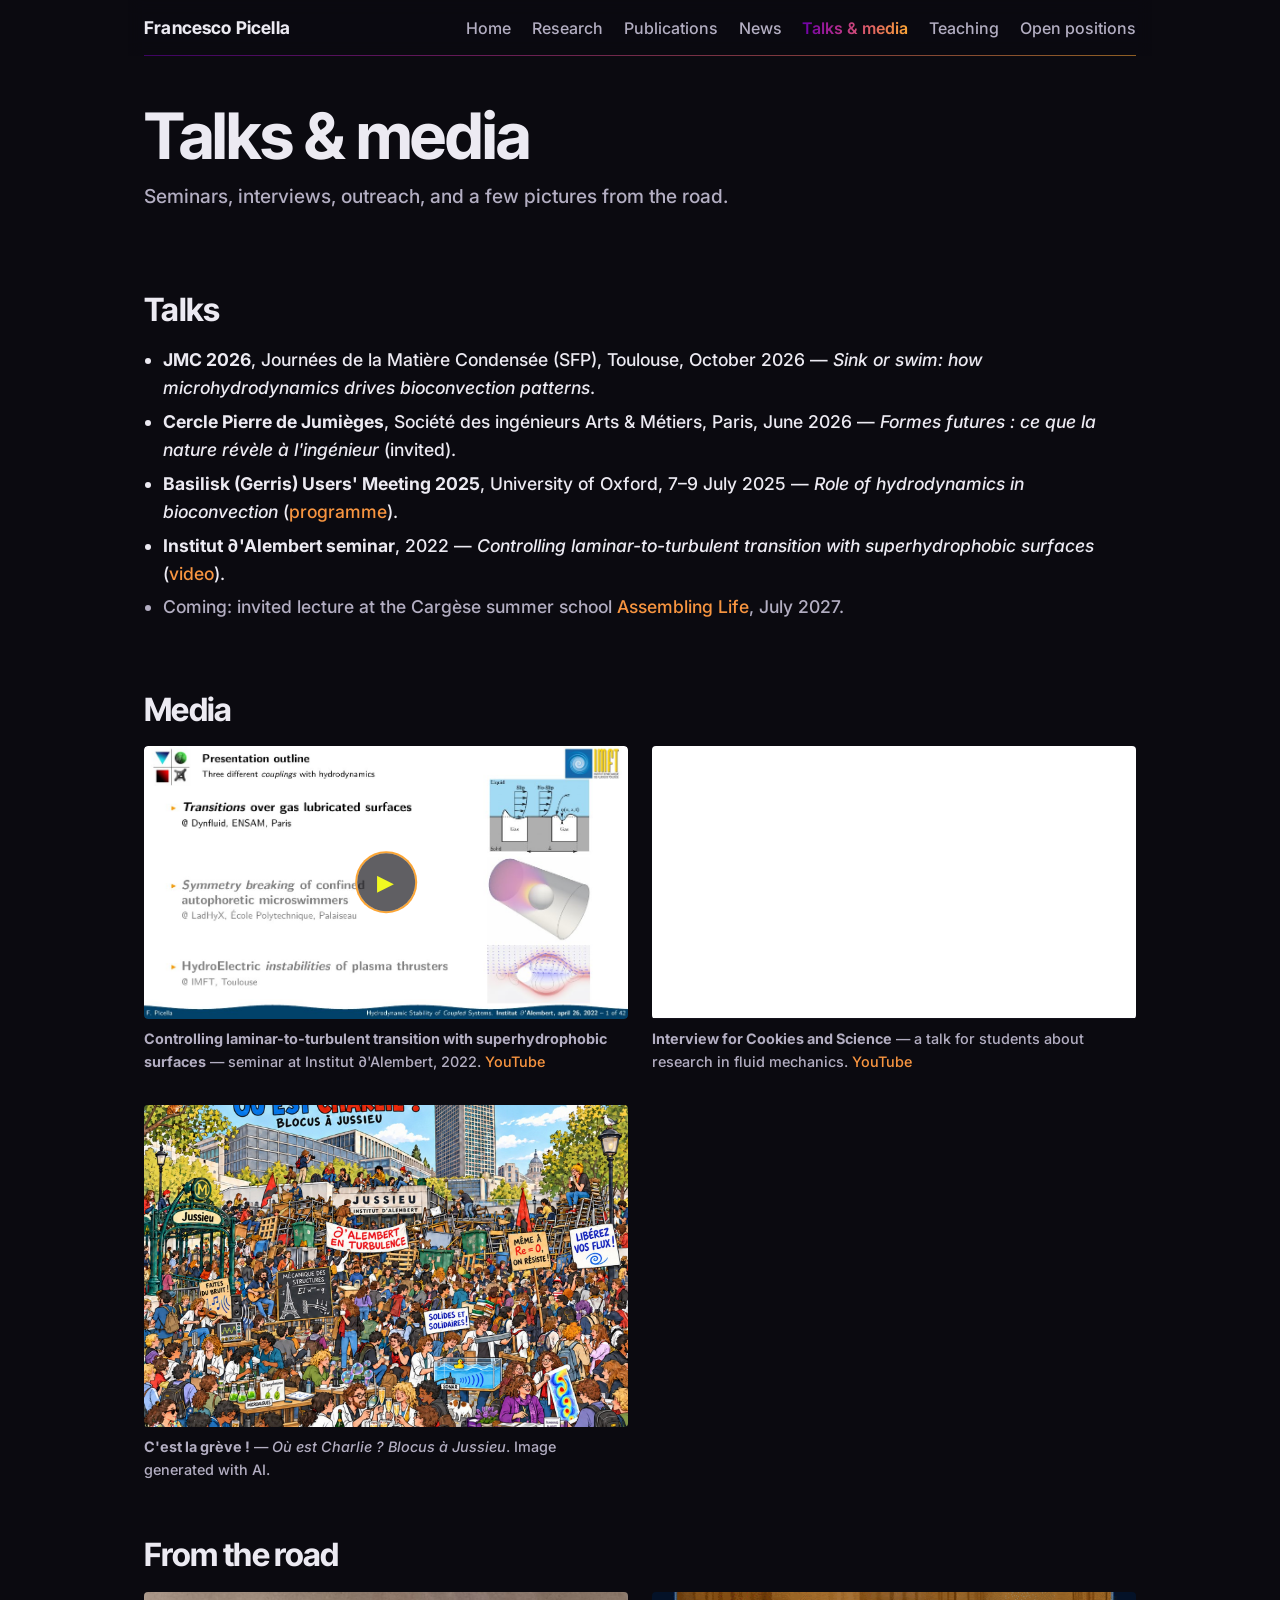
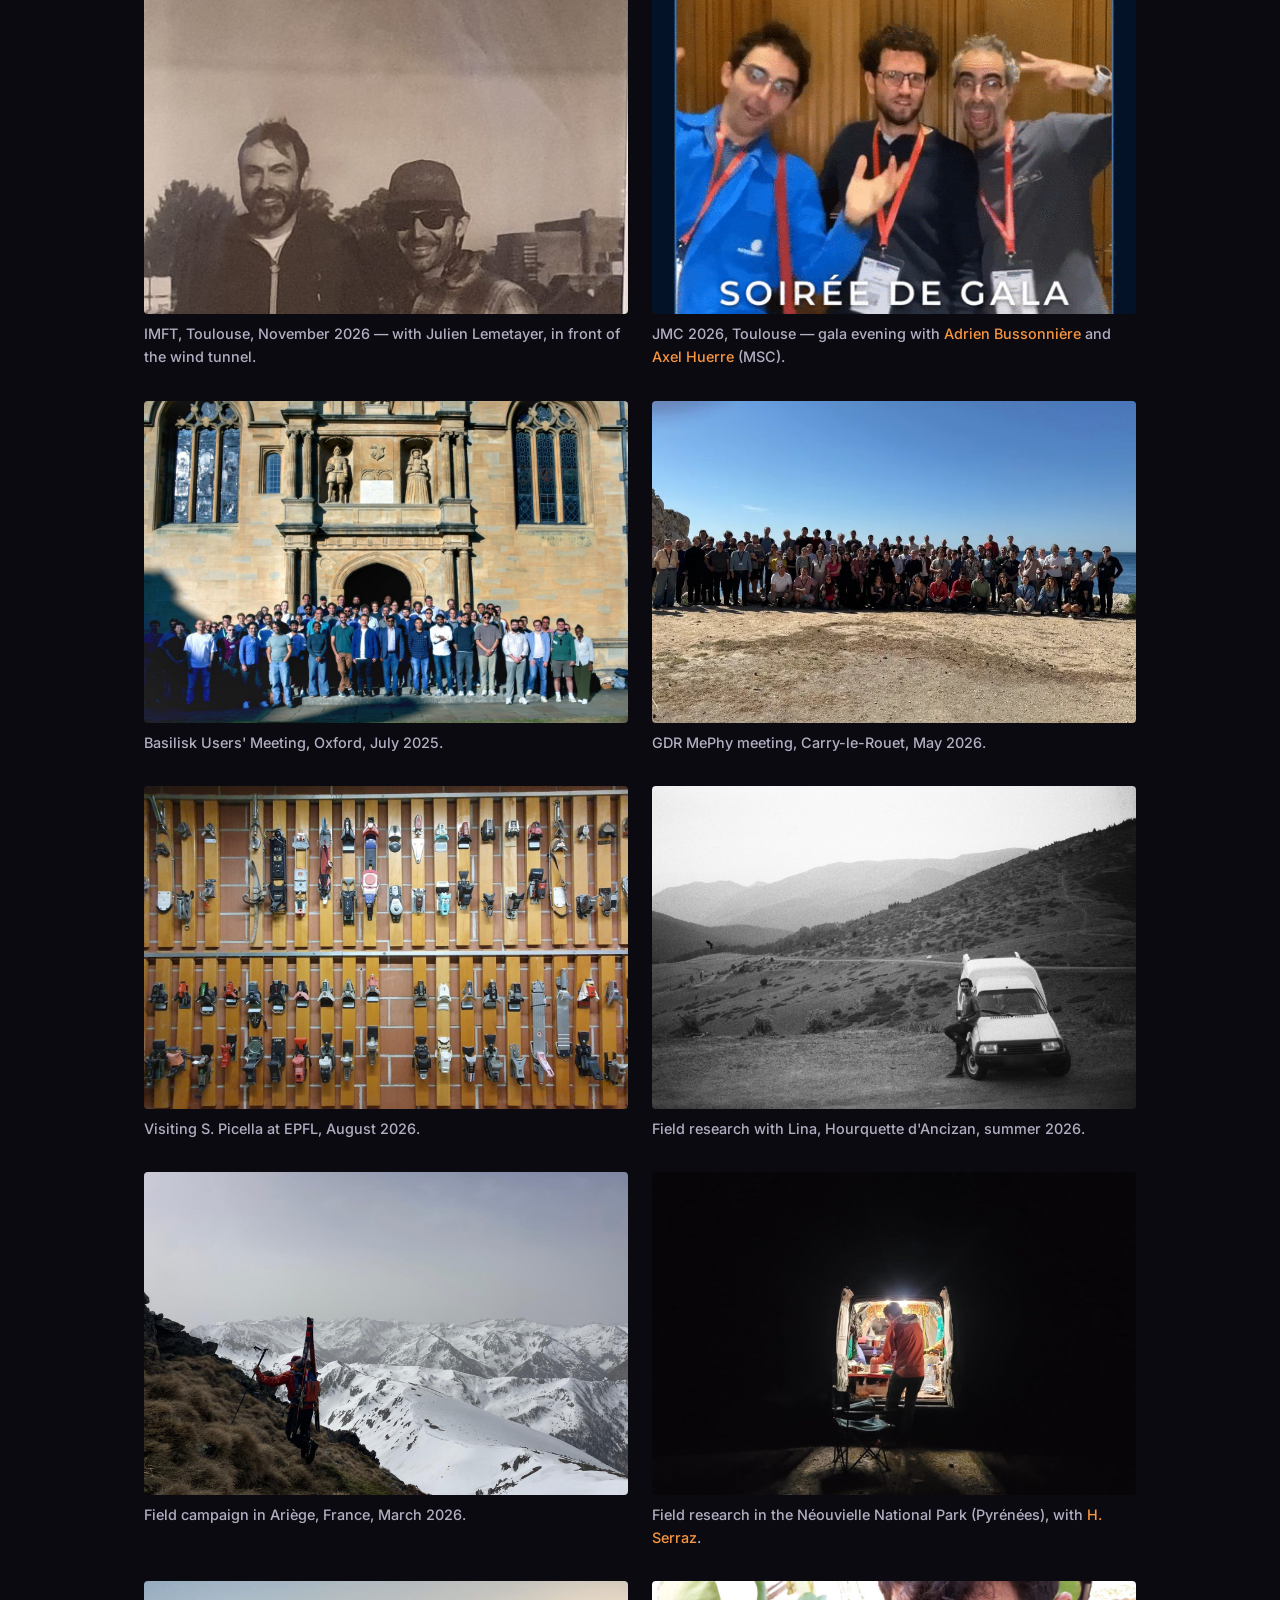
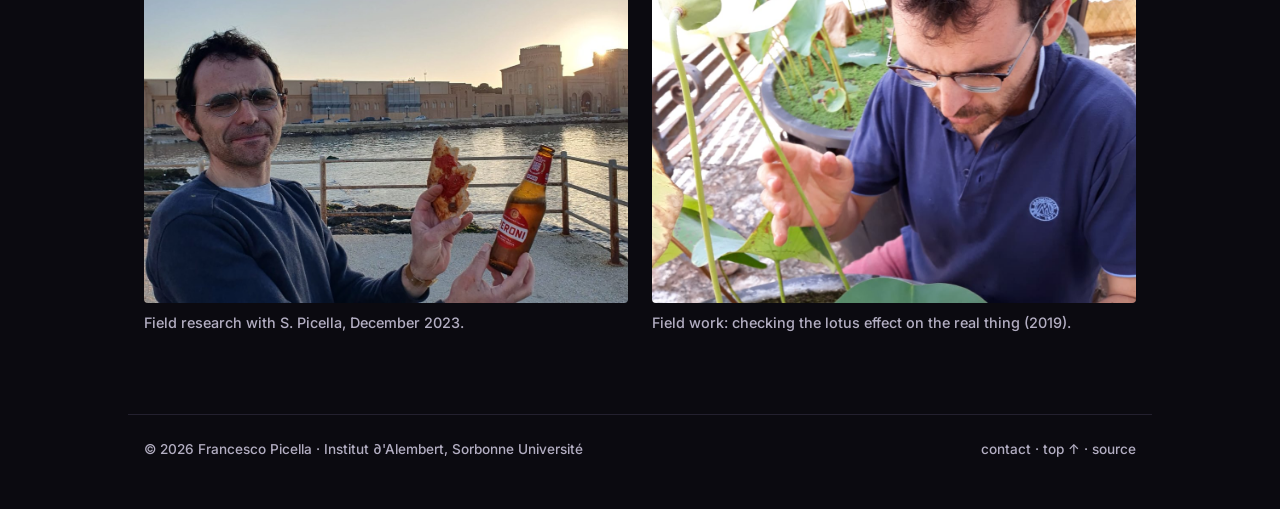
<file: talks.html>
<!DOCTYPE html>

<html lang="en">
<head>
<meta charset="utf-8"/>
<meta content="width=device-width, initial-scale=1, viewport-fit=cover" name="viewport"/>
<title>Talks &amp; media — Francesco Picella</title>
<meta content="Seminars, interviews, outreach and pictures from the road — Francesco Picella, fluid mechanics, Sorbonne Université." name="description"/>
<meta content="Francesco Picella" name="author"/>
<meta content="dark" name="color-scheme"/>
<meta content="#0f1115" name="theme-color"/>
<link href="https://francescopicella.com/talks.html" rel="canonical"/>
<meta content="Talks &amp; media — Francesco Picella" property="og:title"/>
<meta content="https://francescopicella.com/talks.html" property="og:url"/>
<meta content="https://francescopicella.com/assets/img/portrait.jpg" property="og:image"/>
<link href="assets/favicon.svg" rel="icon" type="image/svg+xml"/>
<link href="https://fonts.googleapis.com" rel="preconnect"/>
<link href="https://fonts.googleapis.com/css2?family=Inter:ital,wght@0,500;0,600;0,700;1,500&amp;family=Inter+Tight:wght@500;600;700&amp;family=Caveat:wght@600&amp;display=swap" rel="stylesheet"/>
<link href="assets/style.css" rel="stylesheet"/>
</head>
<body>
<header class="bar wrap" id="top"><a class="brand" href="index.html">Francesco Picella</a><nav aria-label="Pages"><a href="index.html">Home</a><a href="research.html">Research</a><a href="publications.html">Publications</a><a href="news.html">News</a><a aria-current="page" href="talks.html">Talks &amp; media</a><a href="teaching.html">Teaching</a><a href="positions.html">Open positions</a></nav></header>

<main class="wrap">
<h1 class="page-title">Talks &amp; media</h1>
<p class="lede">Seminars, interviews, outreach, and a few pictures from the road.</p>
<section id="talks">
<h2>Talks</h2>
<ul>
<li><b>JMC 2026</b>, Journées de la Matière Condensée (SFP), Toulouse, October 2026 — <i>Sink or swim: how microhydrodynamics drives bioconvection patterns</i>.</li>
<li><b>Cercle Pierre de Jumièges</b>, Société des ingénieurs Arts &amp; Métiers, Paris, June 2026 — <i>Formes futures : ce que la nature révèle à l'ingénieur</i> (invited).</li>
<li><b>Basilisk (Gerris) Users' Meeting 2025</b>, University of Oxford, 7–9 July 2025 — <i>Role of hydrodynamics in bioconvection</i> (<a href="https://basilisk.fr/BGUM2025">programme</a>).</li>
<li><b>Institut ∂'Alembert seminar</b>, 2022 — <i>Controlling laminar-to-turbulent transition with superhydrophobic surfaces</i> (<a href="https://www.youtube.com/watch?v=k3ipk559rK4">video</a>).</li>
<li class="muted">Coming: invited lecture at the Cargèse summer school <a href="https://assemblinglife.sciencesconf.org/">Assembling Life</a>, July 2027.</li>
</ul>
</section>
<section id="media">
<h2>Media</h2>
<div class="gallery">
<figure class="card">
<div class="yt" data-id="k3ipk559rK4" data-title="Controlling laminar-to-turbulent transition with superhydrophobic surfaces — seminar at Institut ∂'Alembert">
<img alt="Slide from the seminar: three couplings with hydrodynamics" loading="lazy" src="assets/media/seminar-2022-poster.jpg"/>
<button aria-label="Play the video" class="play" type="button">▶</button>
</div>
<figcaption><b>Controlling laminar-to-turbulent transition with superhydrophobic surfaces</b> — seminar at Institut ∂'Alembert, 2022. <a href="https://www.youtube.com/watch?v=k3ipk559rK4">YouTube</a></figcaption>
</figure>
<figure class="card">
<div class="yt"><iframe allowfullscreen="" loading="lazy" src="https://www.youtube-nocookie.com/embed/iLppgyHi-Mo" title="Interview for Cookies and Science"></iframe></div>
<figcaption><b>Interview for Cookies and Science</b> — a talk for students about research in fluid mechanics. <a href="https://youtu.be/iLppgyHi-Mo">YouTube</a></figcaption>
</figure>
<figure class="card">
<img alt="Où est Charlie ? Blocus à Jussieu — an AI-generated, Where's-Wally-style illustration of a strike at Jussieu" loading="lazy" src="assets/media/greve-jussieu-2026.jpg"/>
<figcaption><b>C'est la grève !</b> — <i>Où est Charlie ? Blocus à Jussieu</i>. Image generated with AI.</figcaption>
</figure>
</div>
</section>
<section id="pictures">
<h2>From the road</h2>
<div class="gallery">
<figure class="card">
<img alt="Polaroid of Francesco Picella and Julien Lemetayer in front of the IMFT wind tunnel" loading="lazy" src="assets/media/lemetayer-2026.jpg"/>
<figcaption>IMFT, Toulouse, November 2026 — with Julien Lemetayer, in front of the wind tunnel.</figcaption>
</figure>
<figure class="card">
<img alt="Gala evening at JMC 2026, Toulouse" loading="lazy" src="assets/media/jmc2026.png"/>
<figcaption>JMC 2026, Toulouse — gala evening with <a href="https://scholar.google.com/citations?user=g7pw6gIAAAAJ">Adrien Bussonnière</a> and <a href="https://scholar.google.com/citations?user=v2ZPgW8AAAAJ">Axel Huerre</a> (MSC).</figcaption>
</figure>
<figure class="card">
<img alt="Group photo of the Basilisk Users' Meeting 2025 in Oxford" loading="lazy" src="assets/media/bgum-2025.jpg"/>
<figcaption>Basilisk Users' Meeting, Oxford, July 2025.</figcaption>
</figure>
<figure class="card">
<img alt="Group photo of the MePhy meeting at Carry-le-Rouet" loading="lazy" src="assets/media/mephy-2026.jpg"/>
<figcaption>GDR MePhy meeting, Carry-le-Rouet, May 2026.</figcaption>
</figure>
<figure class="card">
<img alt="A wall of ski bindings, at EPFL" loading="lazy" src="assets/media/epfl-2026.jpg"/>
<figcaption>Visiting S. Picella at EPFL, August 2026.</figcaption>
</figure>
<figure class="card">
<img alt="Francesco Picella leaning on a small van in the Pyrenees" loading="lazy" src="assets/media/ancizan-2026.jpg"/>
<figcaption>Field research with Lina, Hourquette d'Ancizan, summer 2026.</figcaption>
</figure>
<figure class="card">
<img alt="Ski touring on a ridge above snowy Pyrenean peaks" loading="lazy" src="assets/media/ariege-2026.jpg"/>
<figcaption>Field campaign in Ariège, France, March 2026.</figcaption>
</figure>
<figure class="card">
<img alt="A van at night, lit from inside, with someone cooking in the back" loading="lazy" src="assets/media/neouvielle.jpg"/>
<figcaption>Field research in the Néouvielle National Park (Pyrénées), with <a href="https://www.instagram.com/hugo.serraz/">H. Serraz</a>.</figcaption>
</figure>
<figure class="card">
<img alt="Francesco Picella by the sea with a slice of pizza and a beer" loading="lazy" src="assets/media/field-research-2023.jpg"/>
<figcaption>Field research with S. Picella, December 2023.</figcaption>
</figure>
<figure class="card">
<img alt="Francesco Picella looking at a lotus leaf" loading="lazy" src="assets/media/lotus-2019.jpg"/>
<figcaption>Field work: checking the lotus effect on the real thing (2019).</figcaption>
</figure>
</div>
</section>
</main>
<footer class="wrap"><p>© 2026 Francesco Picella · Institut ∂'Alembert, Sorbonne Université</p><p><a href="index.html#contact">contact</a> · <a href="#top">top ↑</a> · <a href="https://github.com/fpicella/fpicella.github.io">source</a></p></footer>
<script>
// YouTube cards: show a still image, load the player only when clicked.
document.querySelectorAll('.yt[data-id]').forEach(function (box) {
  box.addEventListener('click', function () {
    var f = document.createElement('iframe');
    f.src = 'https://www.youtube-nocookie.com/embed/' + box.dataset.id + '?autoplay=1';
    f.title = box.dataset.title || 'Video';
    f.allow = 'autoplay; encrypted-media; picture-in-picture';
    f.allowFullscreen = true;
    box.replaceChildren(f);
  }, { once: true });
});
</script>
</body>
</html>
</file>
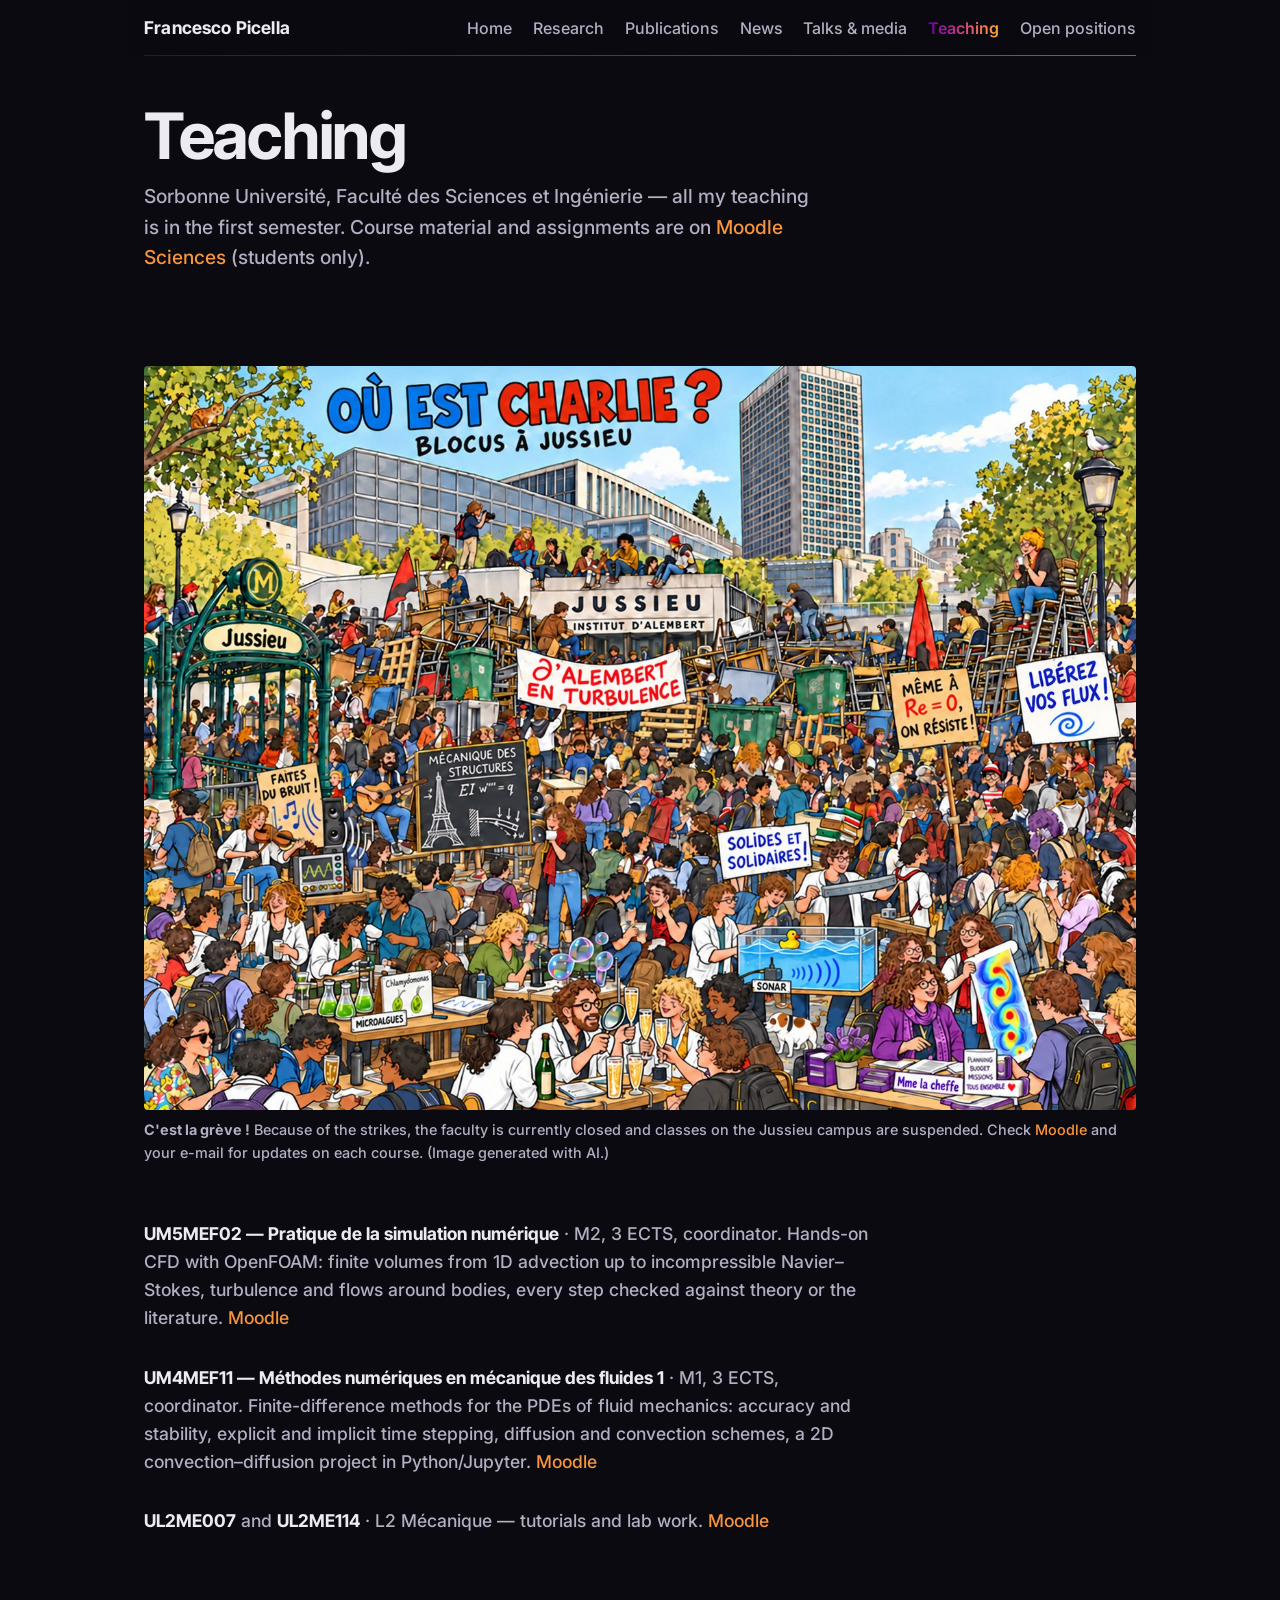
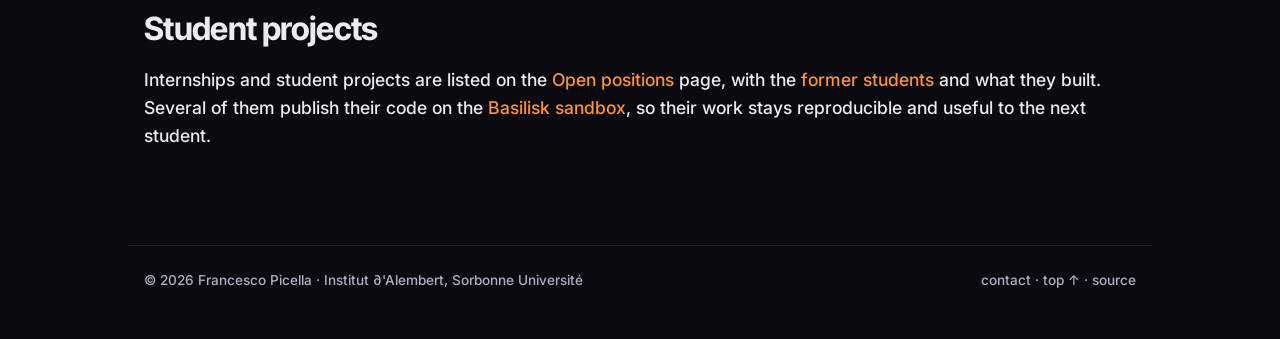
<file: teaching.html>
<!DOCTYPE html>

<html lang="en">
<head>
<meta charset="utf-8"/>
<meta content="width=device-width, initial-scale=1, viewport-fit=cover" name="viewport"/>
<title>Teaching — Francesco Picella</title>
<meta content="Teaching of Francesco Picella at Sorbonne Université: numerical methods and CFD practice for the master in mechanics, and mechanics tutorials at L2." name="description"/>
<meta content="Francesco Picella" name="author"/>
<meta content="dark" name="color-scheme"/>
<meta content="#0f1115" name="theme-color"/>
<link href="https://francescopicella.com/teaching.html" rel="canonical"/>
<meta content="Teaching — Francesco Picella" property="og:title"/>
<meta content="https://francescopicella.com/teaching.html" property="og:url"/>
<meta content="https://francescopicella.com/assets/img/portrait.jpg" property="og:image"/>
<link href="assets/favicon.svg" rel="icon" type="image/svg+xml"/>
<link href="https://fonts.googleapis.com" rel="preconnect"/>
<link href="https://fonts.googleapis.com/css2?family=Inter:ital,wght@0,500;0,600;0,700;1,500&amp;family=Inter+Tight:wght@500;600;700&amp;family=Caveat:wght@600&amp;display=swap" rel="stylesheet"/>
<link href="assets/style.css" rel="stylesheet"/>
</head>
<body>
<header class="bar wrap" id="top"><a class="brand" href="index.html">Francesco Picella</a><nav aria-label="Pages"><a href="index.html">Home</a><a href="research.html">Research</a><a href="publications.html">Publications</a><a href="news.html">News</a><a href="talks.html">Talks &amp; media</a><a aria-current="page" href="teaching.html">Teaching</a><a href="positions.html">Open positions</a></nav></header>

<main class="wrap">
<h1 class="page-title">Teaching</h1>
<p class="lede">Sorbonne Université, Faculté des Sciences et Ingénierie — all my teaching is in the first semester. Course material and assignments are on <a href="https://moodle-sciences-26.sorbonne-universite.fr/">Moodle Sciences</a> (students only).</p>
<section id="notice">
<figure class="media wide">
<img alt="Où est Charlie ? Blocus à Jussieu — an AI-generated, Where's-Wally-style illustration of a strike at the Jussieu campus" loading="lazy" src="assets/media/greve-jussieu-2026.jpg"/>
<figcaption><b>C'est la grève !</b> Because of the strikes, the faculty is currently closed and classes on the Jussieu campus are suspended. Check <a href="https://moodle-sciences-26.sorbonne-universite.fr/">Moodle</a> and your e-mail for updates on each course. <span class="muted">(Image generated with AI.)</span></figcaption>
</figure>
</section>
<section id="courses">
<ul class="courses">
<li><b><a href="https://su-mecanique.github.io/master-mecanique/page/um5mef02/">UM5MEF02 — Pratique de la simulation numérique</a></b> · M2, 3 ECTS, coordinator. Hands-on CFD with OpenFOAM: finite volumes from 1D advection up to incompressible Navier–Stokes, turbulence and flows around bodies, every step checked against theory or the literature. <a href="https://moodle-sciences-26.sorbonne-universite.fr/">Moodle</a></li>
<li><b><a href="https://su-mecanique.github.io/master-mecanique/page/um4mef11/">UM4MEF11 — Méthodes numériques en mécanique des fluides 1</a></b> · M1, 3 ECTS, coordinator. Finite-difference methods for the PDEs of fluid mechanics: accuracy and stability, explicit and implicit time stepping, diffusion and convection schemes, a 2D convection–diffusion project in Python/Jupyter. <a href="https://moodle-sciences-26.sorbonne-universite.fr/">Moodle</a></li>
<li><b>UL2ME007</b> and <b>UL2ME114</b> · L2 Mécanique — tutorials and lab work. <a href="https://moodle-sciences-26.sorbonne-universite.fr/">Moodle</a></li>
</ul>
</section>
<section id="projects-students">
<h2>Student projects</h2>
<p>Internships and student projects are listed on the <a href="positions.html">Open positions</a> page, with the <a href="positions.html#alumni">former students</a> and what they built. Several of them publish their code on the <a href="https://basilisk.fr/sandbox/">Basilisk sandbox</a>, so their work stays reproducible and useful to the next student.</p>
</section>
</main>
<footer class="wrap"><p>© 2026 Francesco Picella · Institut ∂'Alembert, Sorbonne Université</p><p><a href="index.html#contact">contact</a> · <a href="#top">top ↑</a> · <a href="https://github.com/fpicella/fpicella.github.io">source</a></p></footer>
</body>
</html>
</file>
<file: assets/style.css>
/* Francesco Picella — personal site.
   Minimal, dark, typography first, big images, little text.
   Accent: matplotlib's "plasma" (deep violet → magenta → orange → yellow), the colormap of every plot here.
   Layout: one column (64rem); a thin top bar (name + nav) on every page. */

:root {
  --bg: #0b0a10;
  --surface: #14121c;
  --fg: #eceaf2;
  --muted: #b3aec2;
  --rule: #24212f;
  --p0: #0d0887; --p1: #6a00a8; --p2: #b12a90; --p3: #e16462; --p4: #fca636; --p5: #f0f921;
  --accent: #f89540;            /* plasma, orange */
  --accent-2: #e5508a;          /* plasma, magenta-pink */
  --plasma: linear-gradient(90deg, var(--p1), var(--p2), var(--p3), var(--p4));
  --sans: "Inter", system-ui, -apple-system, "Segoe UI", Roboto, sans-serif;
  --display: "Inter Tight", "Inter", system-ui, sans-serif;
  color-scheme: dark;
}

* { box-sizing: border-box; }
html { scroll-behavior: smooth; scroll-padding-top: 4.5rem; }
@media (prefers-reduced-motion: reduce) { html { scroll-behavior: auto; } }
body { margin: 0; background: var(--bg); color: var(--fg); font: 500 1.1rem/1.6 var(--sans); -webkit-font-smoothing: antialiased; }
.wrap { max-width: 64rem; margin-inline: auto; padding-left: max(16px, env(safe-area-inset-left, 0px)); padding-right: max(16px, env(safe-area-inset-right, 0px)); }
a { color: var(--accent); text-decoration: none; }
a:hover, a:focus-visible { text-decoration: underline; text-underline-offset: .18em; }
:focus-visible { outline: 2px solid var(--accent); outline-offset: 2px; }
b { font-weight: 700; }
p { margin: 0 0 .9rem; }
ul { padding-left: 1.2rem; margin: 0 0 .9rem; }
li { margin-bottom: .35rem; }
img, video { max-width: 100%; height: auto; display: block; }
.muted { color: var(--muted); }

/* ---- top bar ---- */
.bar { position: sticky; top: 0; z-index: 10; display: flex; flex-wrap: wrap; align-items: baseline; justify-content: space-between; gap: .4rem 1.5rem;
  padding-block: 1rem .9rem; background: color-mix(in srgb, var(--bg) 88%, transparent); backdrop-filter: blur(8px); }
.bar::after { content: ""; position: absolute; left: max(16px, env(safe-area-inset-left, 0px)); right: max(16px, env(safe-area-inset-right, 0px)); bottom: 0; height: 1px; background: var(--plasma); opacity: .55; }
.brand { font: 700 1.1rem/1 var(--display); letter-spacing: .01em; color: var(--fg); }
.brand:hover { text-decoration: none; color: var(--accent); }
.bar nav { display: flex; flex-wrap: wrap; gap: .3rem 1.3rem; font-size: 1rem; }
.bar nav a { color: var(--muted); }
.bar nav a:hover { color: var(--fg); text-decoration: none; }
.bar nav a[aria-current="page"] { color: var(--fg); background: var(--plasma); -webkit-background-clip: text; background-clip: text; color: transparent; font-weight: 600; }

/* ---- type ---- */
h1, h2, h3 { font-family: var(--display); letter-spacing: -.02em; text-wrap: balance; }
h1 { font-size: clamp(2.6rem, 7vw, 5rem); line-height: 1; font-weight: 700; margin: 0 0 1rem; }
h2 { font-size: clamp(1.5rem, 3vw, 2rem); font-weight: 700; line-height: 1.1; margin: 0 0 1.2rem; }
h3 { font-size: clamp(1.3rem, 2.4vw, 1.75rem); font-weight: 700; line-height: 1.15; margin: 0 0 .4rem; }
h3 a { color: var(--fg); }
.page-title { font-size: clamp(2.4rem, 6vw, 4rem); margin: 3rem 0 .8rem; }
.lede { font-size: 1.2rem; color: var(--muted); max-width: 42rem; margin-bottom: 2.5rem; }
section { padding-block: 2.5rem 1rem; }

/* ---- home hero ---- */
.hero { display: grid; grid-template-columns: minmax(0, 1.4fr) minmax(0, 1fr); gap: 2rem 3rem; align-items: center; padding-block: 4rem 2rem; }
.hero h1 { color: var(--fg); }
.role { color: var(--muted); font-size: 1rem; margin-bottom: 1.4rem; }
.role a { color: var(--fg); }
.intro { font: 500 clamp(1.2rem, 2.2vw, 1.45rem)/1.45 var(--display); letter-spacing: -.01em; max-width: 36rem; margin-bottom: 1.6rem; }
.links { display: flex; flex-wrap: wrap; gap: .3rem 1.1rem; font-size: .95rem; }
.links a { color: var(--fg); border-bottom: 1px solid var(--rule); }
.links a:hover { border-color: var(--accent); color: var(--accent); text-decoration: none; }
.hero-photo { margin: 0; position: relative; }
.hero-photo img { width: 100%; aspect-ratio: 1; object-fit: cover; border-radius: 4px; filter: saturate(.9); }
.hero-photo::after { content: ""; position: absolute; inset: auto 0 -10px 0; height: 4px; background: var(--plasma); border-radius: 2px; }
.ribbon { font-size: .95rem; color: var(--muted); margin-top: 1.6rem; }
.ribbon a { color: var(--fg); }
/* legacy hero bits (unused now) */
.portrait { display: block; border-radius: 50%; overflow: hidden; }
.portrait img { width: 100%; height: 100%; object-fit: cover; }

/* ---- big image tiles (home highlights, research index) ---- */
.tiles { display: grid; grid-template-columns: repeat(auto-fill, minmax(18rem, 1fr)); gap: 2rem 1.5rem; }
.tile { margin: 0; position: relative; }
.tile img, .tile video, .tile .yt { width: 100%; aspect-ratio: 4 / 3; object-fit: cover; border-radius: 4px; background: #000; transition: filter .25s, transform .25s; }
.tile:hover img { filter: brightness(1.12); }
.tile figcaption { margin-top: .7rem; color: var(--muted); font-size: .95rem; line-height: 1.45; }
.tile figcaption b { display: block; color: var(--fg); font: 700 1.15rem/1.2 var(--display); letter-spacing: -.01em; margin-bottom: .2rem; }
.tile a.cover { color: inherit; }
.tile a.cover::before { content: ""; position: absolute; inset: 0; }
.tile a.cover:hover { text-decoration: none; }
.tiles.small { grid-template-columns: repeat(auto-fill, minmax(13rem, 1fr)); gap: 1.4rem 1.2rem; }
.tiles.small figcaption b { font-size: 1rem; }
.section-more { margin-top: 1.4rem; }

/* ---- research ---- */
.project { padding-block: 3.5rem 1rem; border-top: 1px solid var(--rule); scroll-margin-top: 4.5rem; }
.project .tag { color: var(--accent-2); font-size: .9rem; letter-spacing: .02em; margin-bottom: 1.4rem; }
.project .hero-media { margin: 0 0 1.4rem; }
.project .hero-media video, .project .hero-media img { width: 100%; border-radius: 4px; background: #000; }
.project .hero-media.square { max-width: 34rem; }
.project .hero-media figcaption { color: var(--muted); font-size: .9rem; margin-top: .5rem; }
.oneliner { font: 500 clamp(1.15rem, 2vw, 1.35rem)/1.45 var(--display); letter-spacing: -.01em; max-width: 44rem; }
.collab { color: var(--muted); font-size: .95rem; max-width: 46rem; }
.collab b { color: var(--fg); font-weight: 500; }
.project details { margin-top: .4rem; }
.project details > *:not(summary) { max-width: 46rem; }
.project details .figs { max-width: none; display: grid; grid-template-columns: repeat(auto-fit, minmax(18rem, 1fr)); gap: 1.4rem; margin-top: 1.4rem; }
.fig { margin: 0; }
.fig img, .fig video { width: 100%; border-radius: 4px; background: var(--surface); }
.fig.wide { grid-column: 1 / -1; }
.fig figcaption, .media figcaption, .card figcaption { color: var(--muted); font-size: .9rem; margin-top: .5rem; }
.logo-fig img { max-width: 240px; border-radius: 50%; background: #fff; }
.toolbox { display: grid; grid-template-columns: repeat(auto-fit, minmax(14rem, 1fr)); gap: 1rem 1.6rem; margin: 1rem 0; max-width: none !important; }
.toolbox div { font-size: .95rem; color: var(--muted); }
.toolbox div b { display: block; color: var(--fg); margin-bottom: .2rem; }
.badge { display: inline-block; font-size: .72rem; font-weight: 600; letter-spacing: .06em; text-transform: uppercase; color: var(--bg); background: var(--plasma); border-radius: 999px; padding: .12rem .55rem; vertical-align: middle; }

/* collapsibles */
details summary { cursor: pointer; color: var(--accent); font-weight: 500; list-style: none; padding: .3rem 0; display: inline-block; }
details summary::after { content: " →"; }
details[open] summary::after { content: " ↓"; }
details summary::-webkit-details-marker { display: none; }

/* ---- news ---- */
.news { list-style: none; padding: 0; margin: 0; display: grid; gap: 2.2rem; }
.news-item { display: grid; grid-template-columns: 7rem minmax(0, 1fr); gap: 1.2rem; }
.news-item time { color: var(--accent-2); font-size: .9rem; letter-spacing: .02em; padding-top: .2rem; white-space: nowrap; }
.news-item > div { min-width: 0; }
.news-item p { max-width: 44rem; }
.news-item p:last-child { margin-bottom: 0; }
.media { margin: .8rem 0 0; max-width: 40rem; }
.media img, .media video { width: 100%; border-radius: 4px; }
.media.narrow { max-width: 26rem; }
.media.annot { max-width: 32rem; }
.media.wide { max-width: none; }
.annot-box { position: relative; }
.hand { position: absolute; left: 6%; top: 8%; font-family: "Caveat", "Comic Sans MS", cursive; font-size: 1.9rem; font-weight: 600; color: var(--p5); transform: rotate(-6deg); text-shadow: 0 1px 3px rgba(0,0,0,.7); }
.hand-arrow { position: absolute; inset: 0; width: 100%; height: 100%; overflow: visible; }
.hand-arrow path { fill: none; stroke: var(--p5); stroke-linecap: round; stroke-linejoin: round; }

/* youtube facade */
.yt { position: relative; aspect-ratio: 16/9; border-radius: 4px; overflow: hidden; background: var(--surface); }
.yt iframe { position: absolute; inset: 0; width: 100%; height: 100%; border: 0; }
.yt[data-id] { cursor: pointer; }
.yt[data-id] img { position: absolute; inset: 0; width: 100%; height: 100%; object-fit: cover; aspect-ratio: auto; }
.yt .play { position: absolute; left: 50%; top: 50%; transform: translate(-50%, -50%); width: 3.6rem; height: 3.6rem; border-radius: 50%; border: 0; cursor: pointer;
  background: rgba(11,10,16,.65); color: var(--p5); font-size: 1.4rem; padding-left: .25rem; box-shadow: 0 0 0 2px var(--p4); }
.yt[data-id]:hover .play { background: var(--p4); color: var(--bg); }

/* ---- publications ---- */
.pub { display: grid; grid-template-columns: 22rem minmax(0, 1fr); gap: 2rem; padding-block: 2rem; border-top: 1px solid var(--rule); align-items: start; scroll-margin-top: 4.5rem; }
.thumb { margin: 0; }
.thumb img { border-radius: 4px; background: #fff; width: 100%; }
.pub h3 { font-size: 1.25rem; }
.pub p { color: var(--muted); }
.cite { font-size: .9rem; margin-bottom: 0; }
.cite b { color: var(--fg); }

/* ---- gallery (talks & media) ---- */
.gallery { display: grid; grid-template-columns: repeat(auto-fill, minmax(22rem, 1fr)); gap: 2rem 1.5rem; }
.card { margin: 0; min-width: 0; }
.card img, .card video { width: 100%; aspect-ratio: 3 / 2; object-fit: cover; border-radius: 4px; background: var(--surface); }

/* ---- positions (openings) ---- */
.call { padding-block: 2rem; border-top: 1px solid var(--rule); display: grid; grid-template-columns: minmax(0, 1fr) 14rem; gap: 1.5rem 2.5rem; align-items: start; }
.call .q { font: 500 1.2rem/1.45 var(--display); color: var(--fg); }
.call p { max-width: 40rem; }
.call .meta { color: var(--muted); font-size: .92rem; }
.call img { width: 100%; aspect-ratio: 4 / 3; object-fit: cover; border-radius: 4px; }
.alumni { list-style: none; padding: 0; display: grid; gap: 1.8rem; }
.alumni li { margin: 0; max-width: 46rem; color: var(--muted); }
.alumni li .who { font: 700 1.15rem/1.2 var(--display); color: var(--fg); display: block; margin-bottom: .2rem; }
.alumni li .who a { color: var(--fg); }
.alumni li .what { display: block; font-size: .9rem; margin-top: .3rem; }
.alumni li i { color: var(--fg); }

/* ---- teaching ---- */
.courses { list-style: none; padding: 0; display: grid; gap: 1.6rem; }
.courses li { max-width: 46rem; color: var(--muted); }
.courses li b, .courses li b a { color: var(--fg); font-family: var(--display); font-size: 1.1rem; }

/* ---- contact, footer ---- */
address { font-style: normal; color: var(--muted); }
address b { color: var(--fg); }
.at { color: var(--muted); }
footer { margin-top: 4rem; padding-block: 1.5rem 3rem; border-top: 1px solid var(--rule); color: var(--muted); font-size: .85rem; display: flex; justify-content: space-between; gap: 1rem; flex-wrap: wrap; }
footer p { margin: 0; }
footer a { color: var(--muted); }

/* placeholders */
.missing img { display: none; }

/* ---- phone ---- */
@media (max-width: 720px) {
  .hero { grid-template-columns: 1fr; padding-top: 2rem; }
  .hero-photo { order: -1; max-width: 16rem; }
  .bar { position: static; }
  .news-item { grid-template-columns: 1fr; gap: .2rem; }
  .pub, .call { grid-template-columns: 1fr; }
  .call img { max-width: 16rem; }
  .gallery { grid-template-columns: 1fr; }
}
</file>
